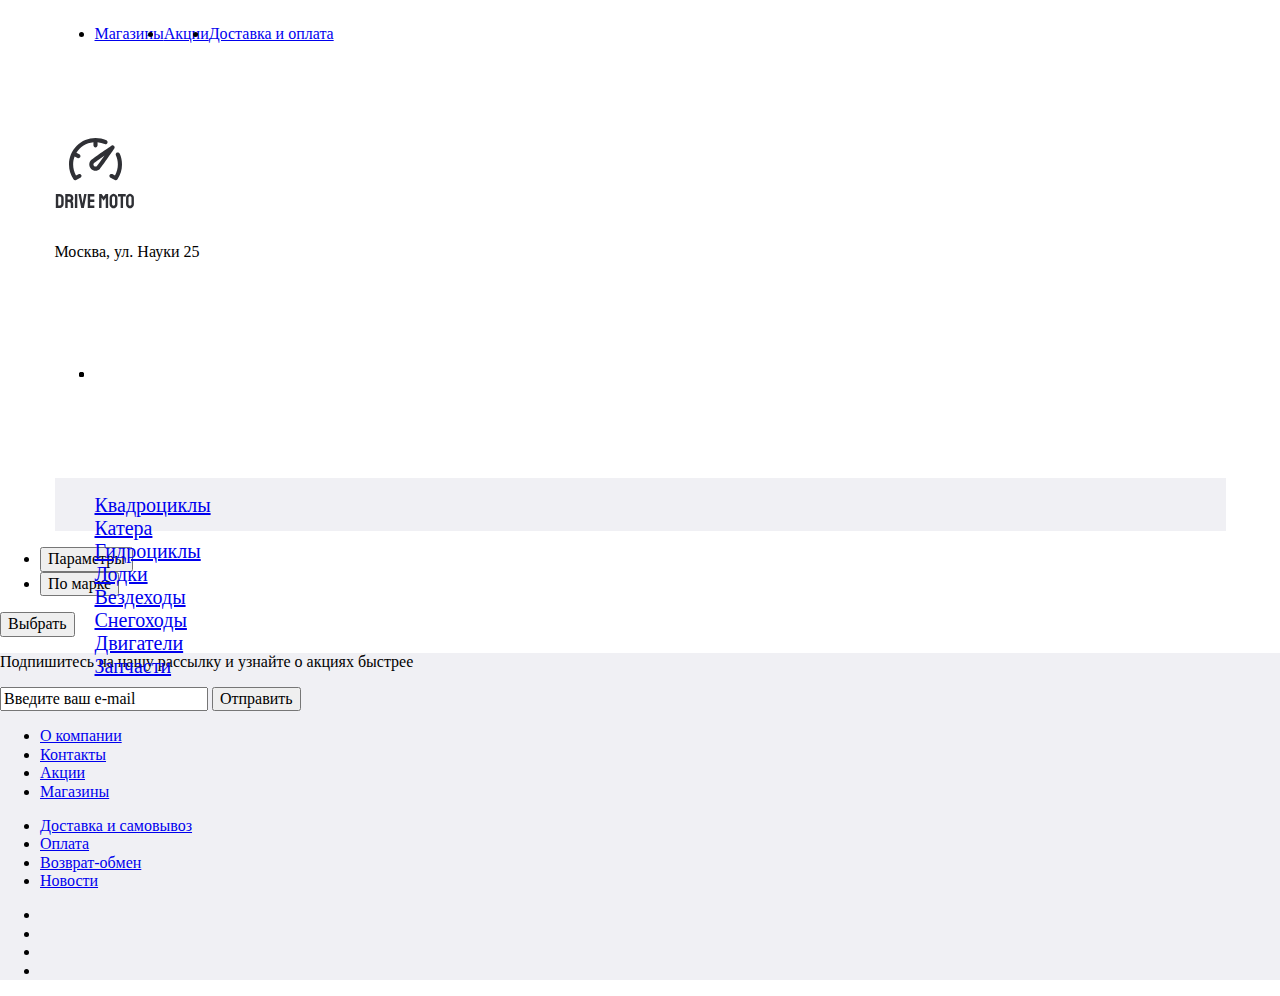
<file: catalog.html>
<!DOCTYPE html>
<html lang="ru">

<head>
    <meta charset="UTF-8">
    <meta http-equiv="X-UA-Compatible" content="IE=edge">
    <meta name="viewport" content="width=device-width, initial-scale=1.0">
    <link rel="stylesheet" href="normalize.css">
    <link rel="stylesheet" href="styles.css">
    <title>Document</title>
</head>

<header class="site-header">
    <ul class="store-info">
        <li class="info"><a href="#">Магазины</a></li>
        <li class="info"><a href="#">Акции</a></li>
        <li class="info"><a href="#">Доставка и оплата</a></li>
    </ul>

    <a href="#"><img src="image/logo.svg" width="80" height="76" alt="Drive moto" /></a>

    <p class="store-info">Москва, ул. Науки 25</p>

    <ul class="store-info">
        <li class="info">
            <a class="visually-hidden" href="#">Избранное</a>
        </li>
        <li class="info">
            <button class="visually-hidden">Авторизация</button>
        </li>
        <li class="info">
            <a class="visually-hidden" href="#">Корзина</a>
        </li>
    </ul>

    <nav class="menu-crumb">
        <ul>
            <li class="crumb"><a href="#">Квадроциклы</a></li>
            <li class="crumb"><a href="#">Катера</a></li>
            <li class="crumb"><a href="#">Гидроциклы</a></li>
            <li class="crumb"><a href="#">Лодки</a></li>
            <li class="crumb"><a href="#">Вездеходы</a></li>
            <li class="crumb"><a href="#">Снегоходы</a></li>
            <li class="crumb"><a href="#">Двигатели</a></li>
            <li class="crumb"><a href="#">Запчасти</a></li>
        </ul>
    </nav>
</header>

<aside class="site-aside">
    <form class="">
        <ul>
            <li><button>Параметры</button></li>
            <li><button>По марке</button></li>
        </ul>
        <button>Выбрать</button>

    </form>
</aside>

<body class="site-body">

</body>

<footer class="site-footer">
    <p>Подпишитесь на нашу рассылку и узнайте о акциях быстрее</p>
    <input type="text" value="Введите ваш e-mail" />
    <button>Отправить</button>

    <ul class="information">
        <li><a href="#">О компании</a></li>
        <li><a href="#">Контакты</a></li>
        <li><a href="#">Акции</a></li>
        <li><a href="#">Магазины</a></li>
    </ul>

    <ul class="web-store">
        <li><a href="#">Доставка и самовывоз</a></li>
        <li><a href="#">Оплата</a></li>
        <li><a href="#">Возврат-обмен</a></li>
        <li><a href="#">Новости</a></li>
    </ul>

    <ul class="messengers">
        <li><a class="visually-hidden" href="#">Инстаграмм</a></li>
        <li><a class="visually-hidden" href="#">ВКонтакте</a></li>
        <li><a class="visually-hidden" href="#">Фейсбук</a></li>
        <li><a class="visually-hidden" href="#">Ю-Туб</a></li>
    </ul>
</footer>

</html>
</file>
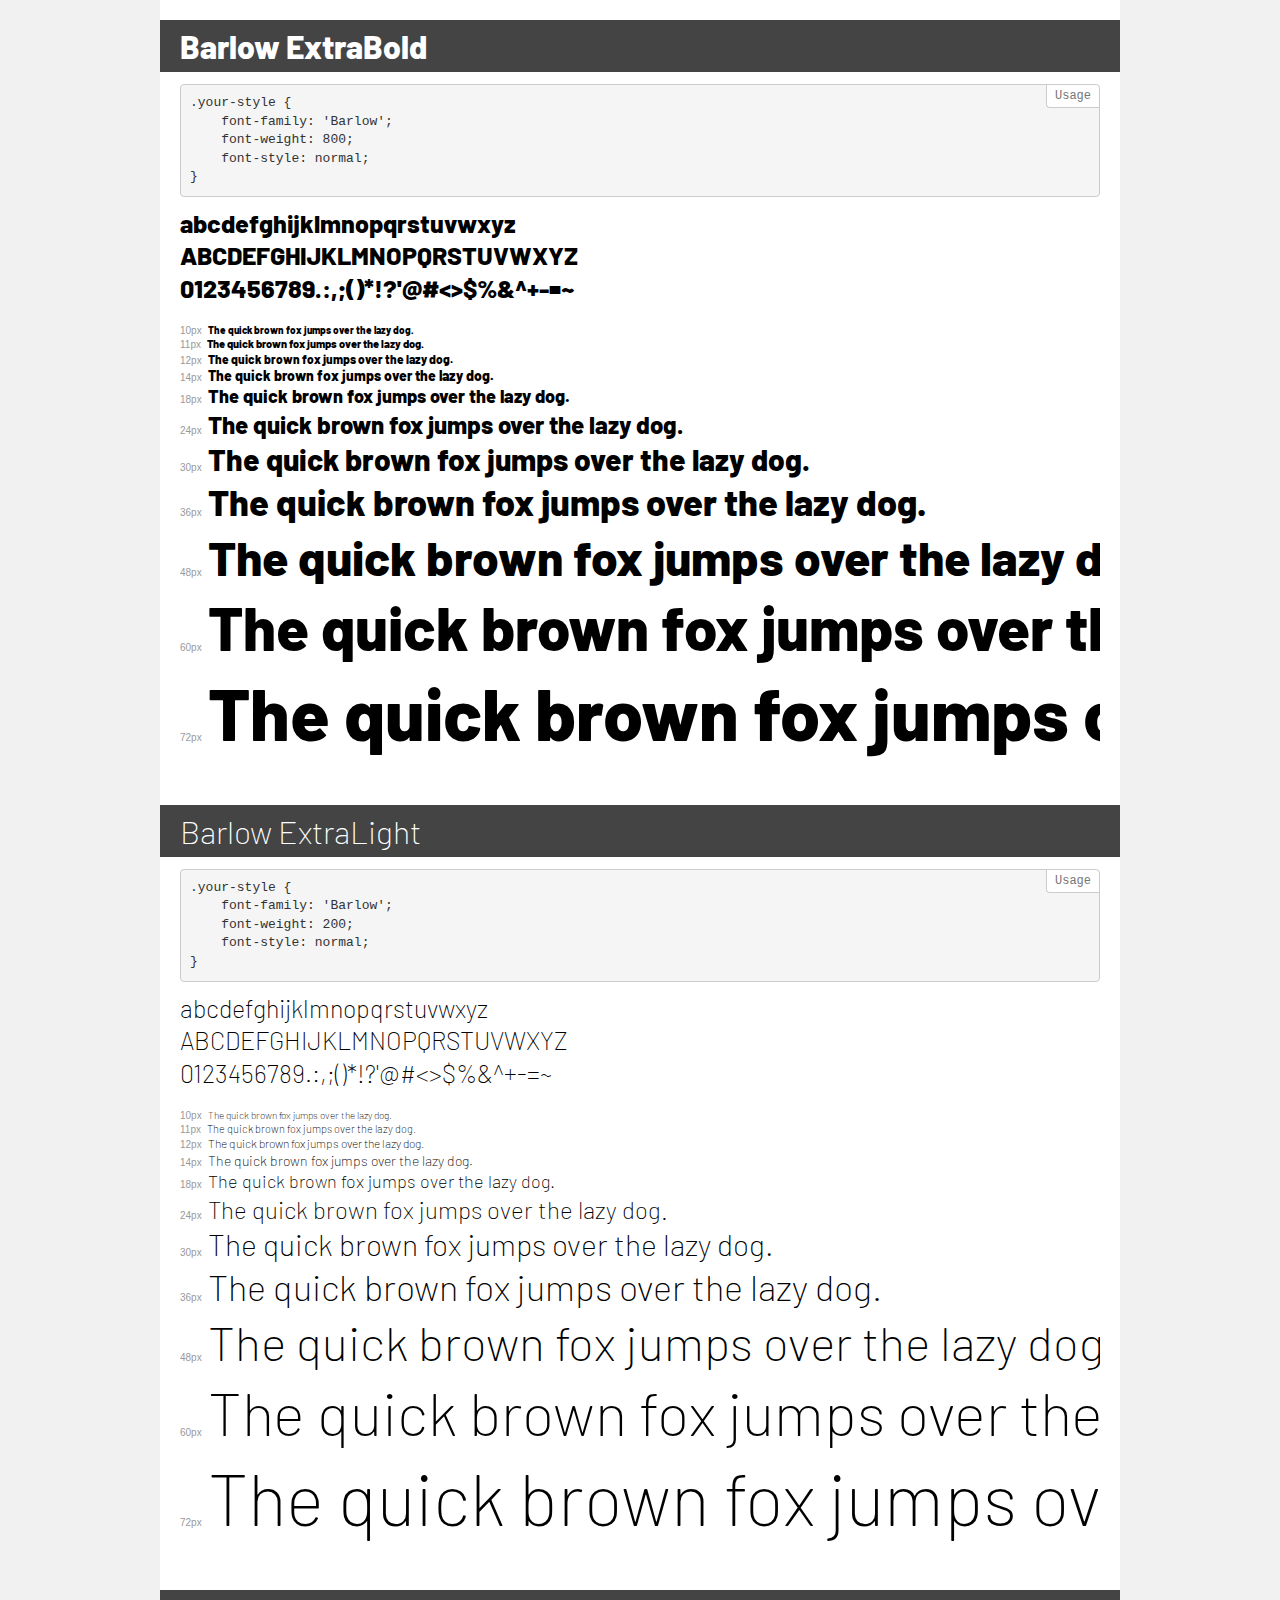
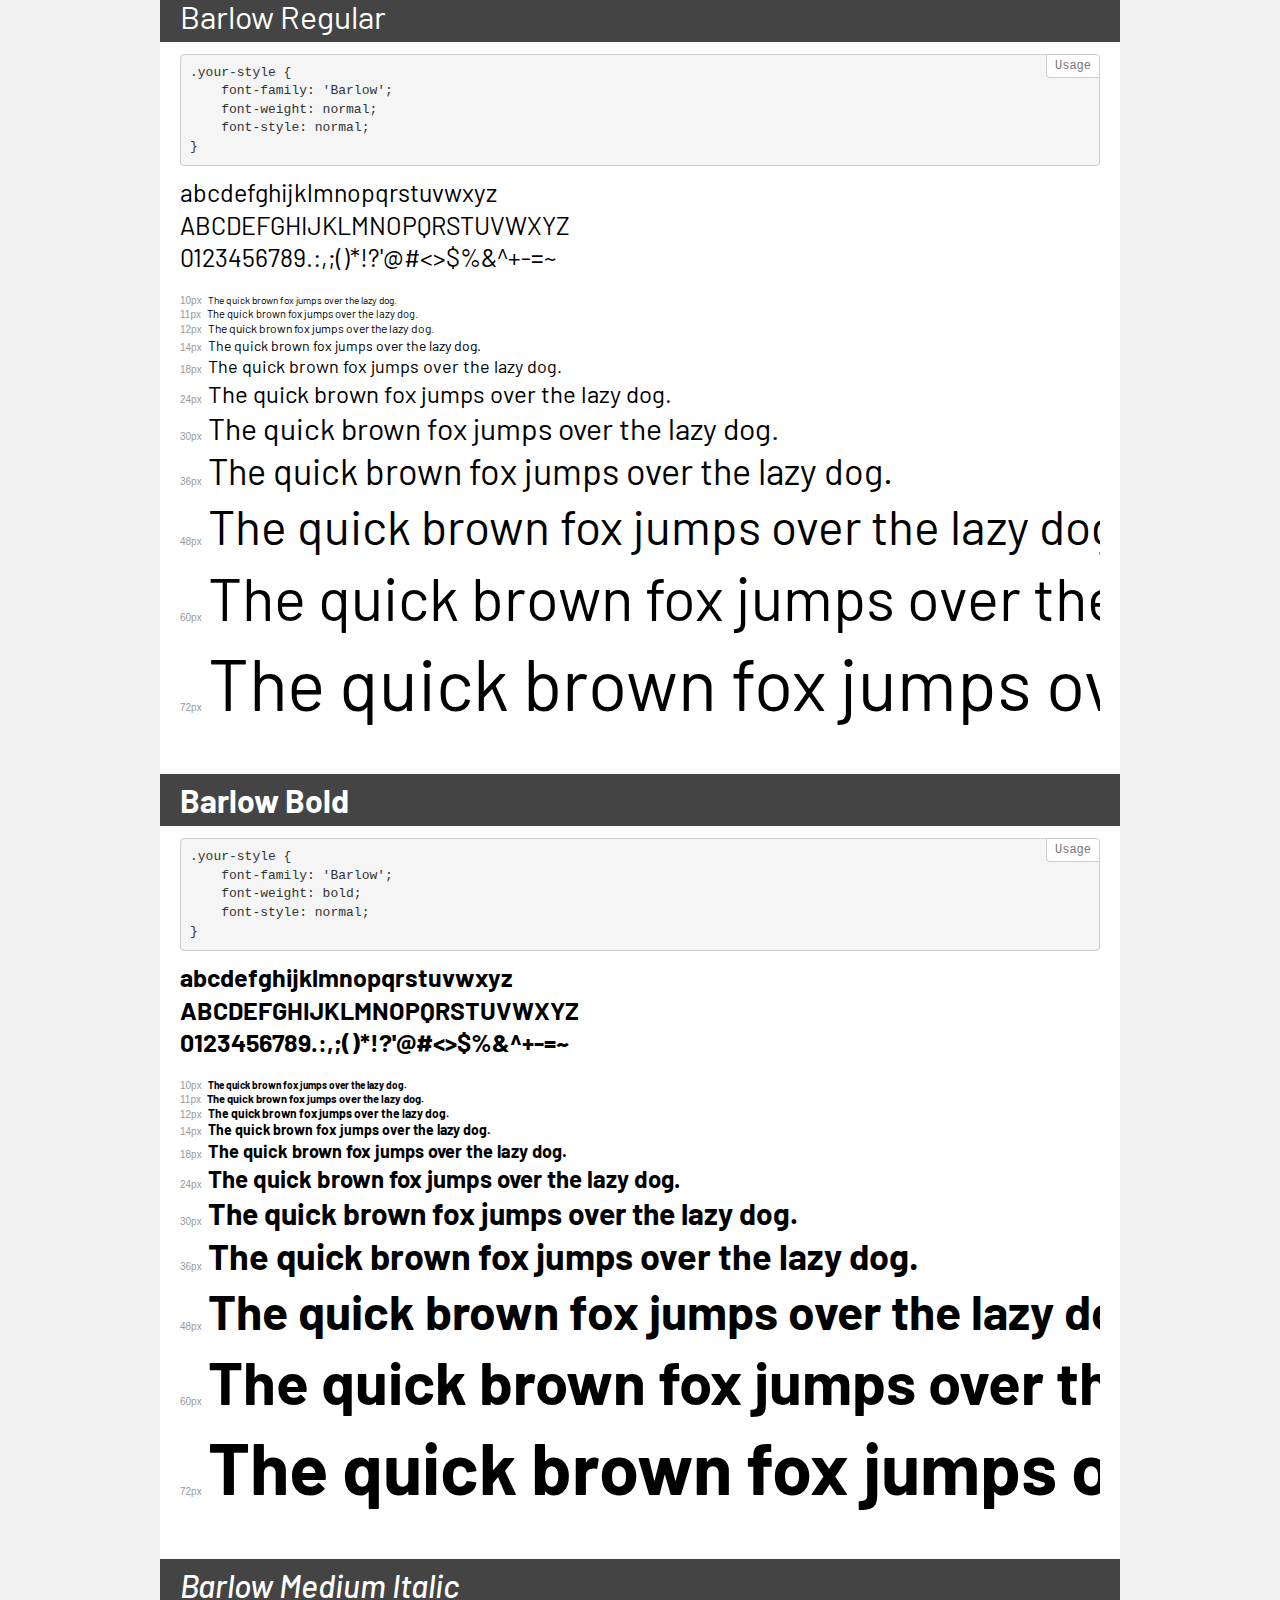
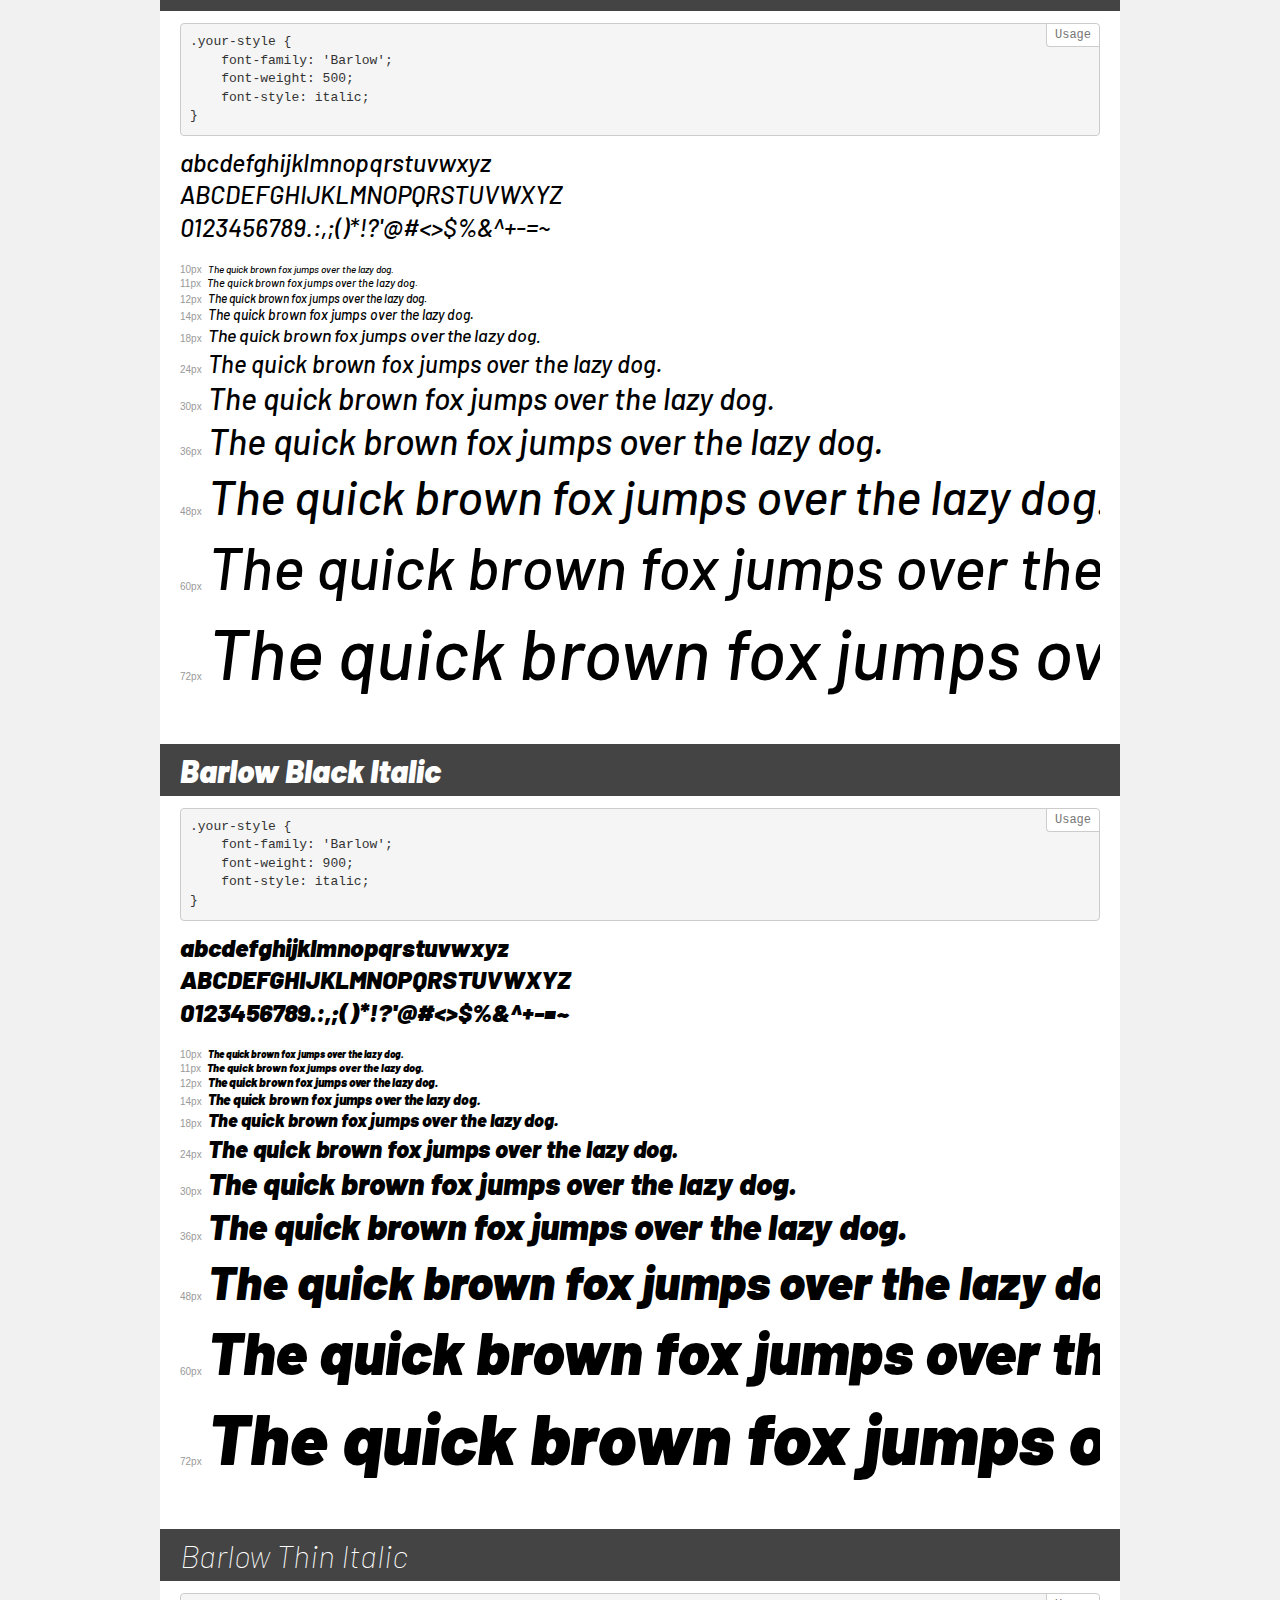
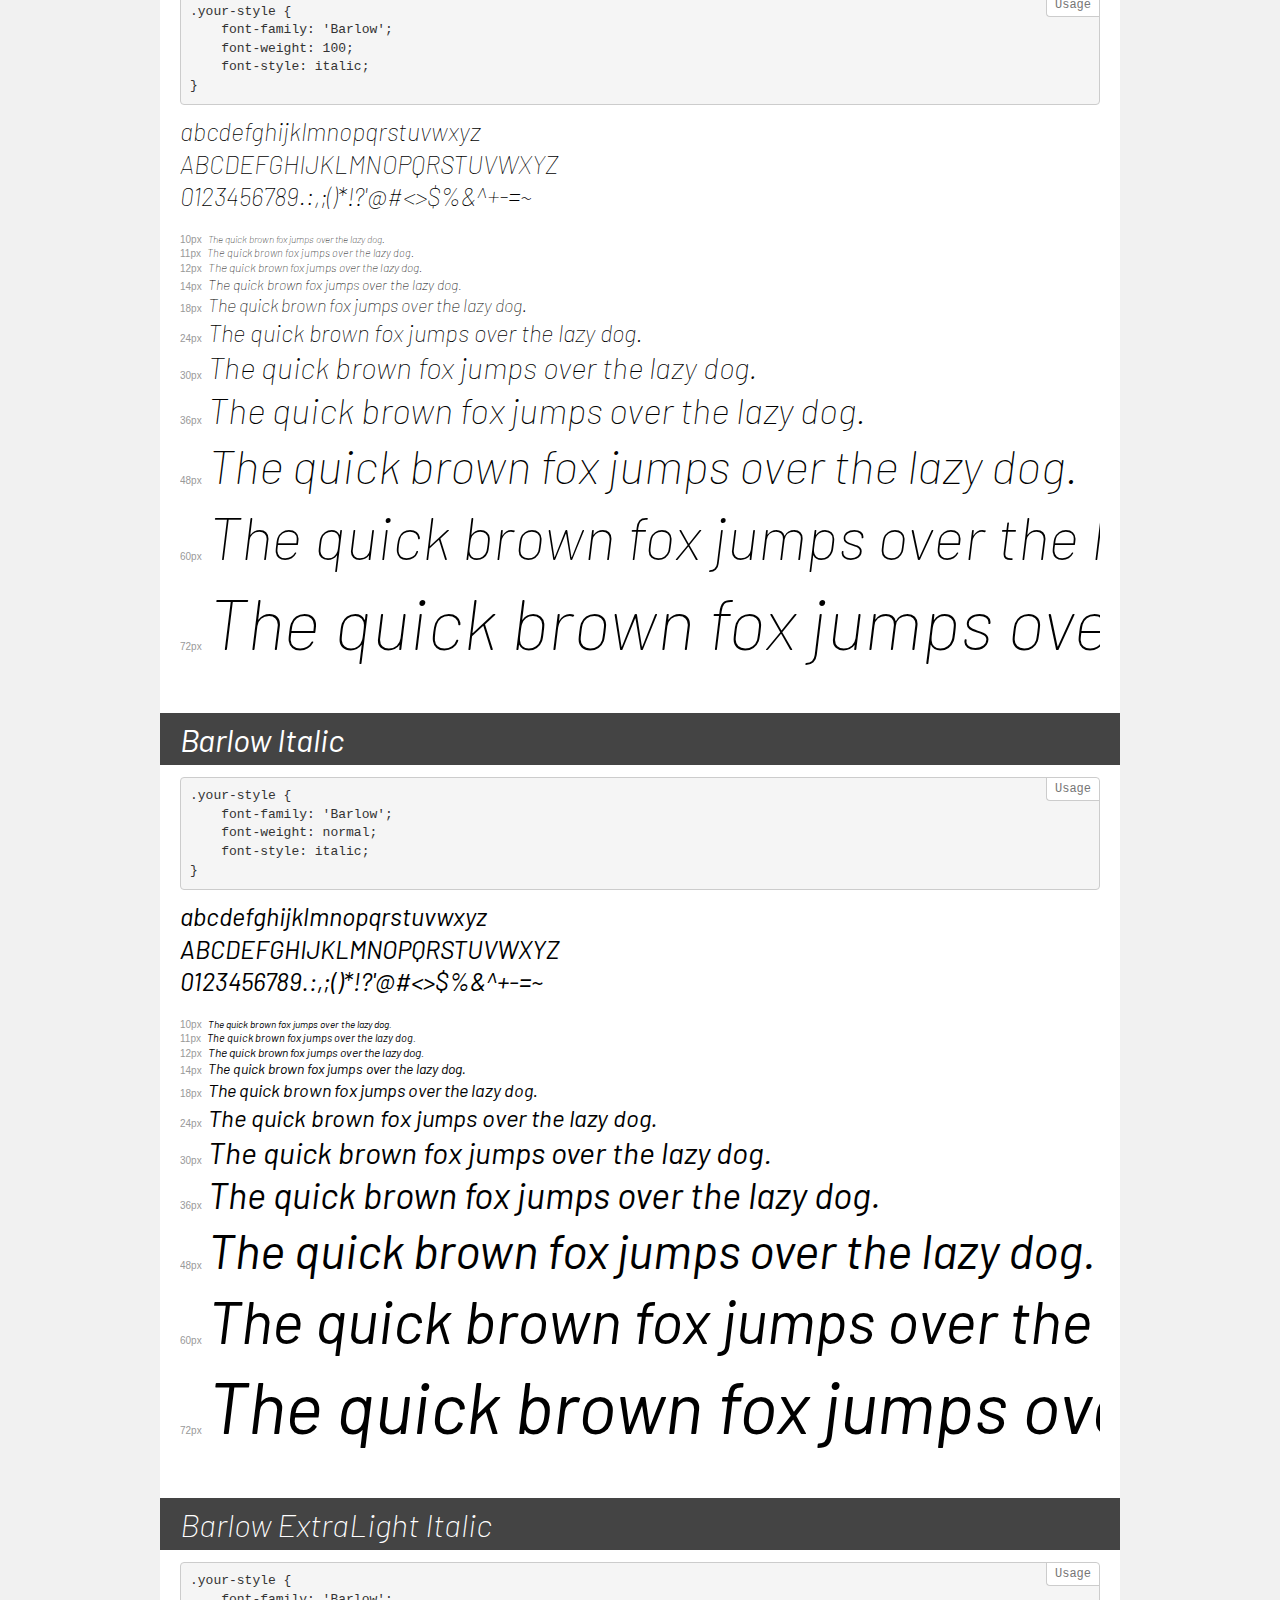
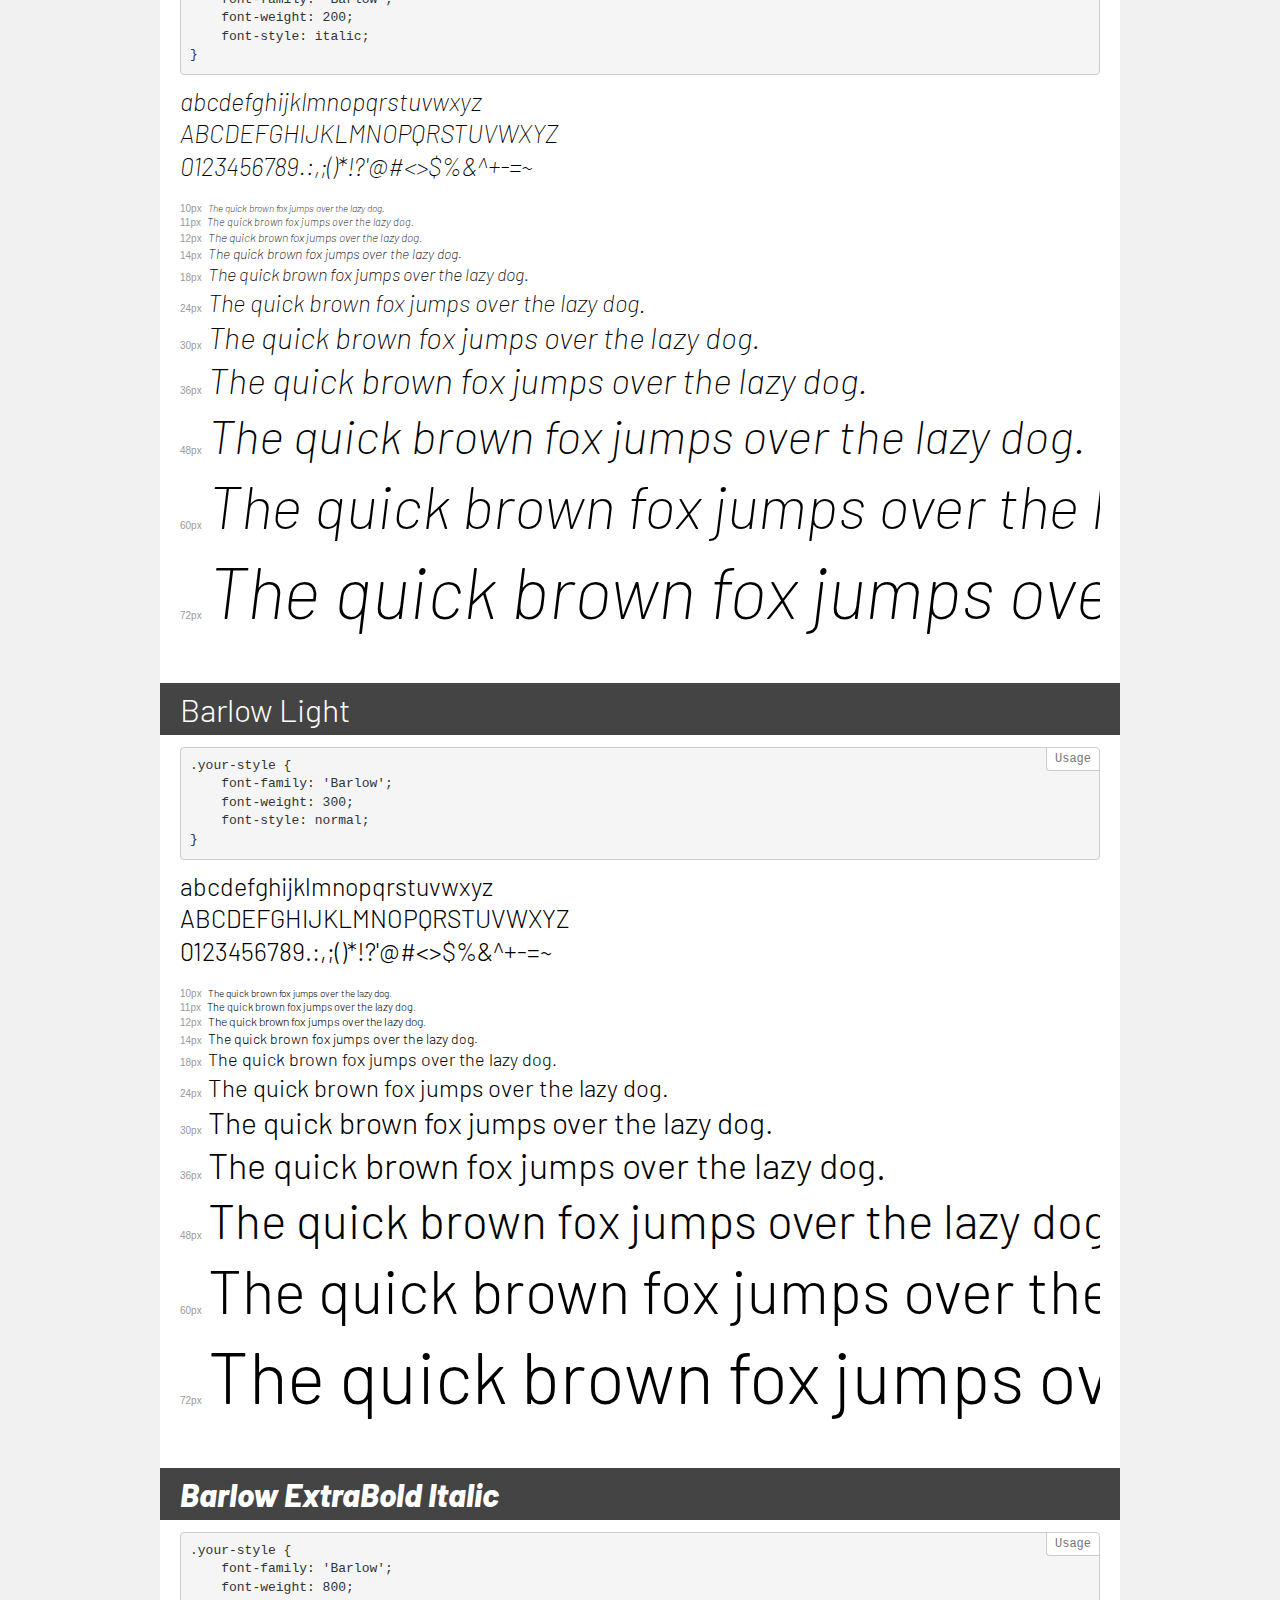
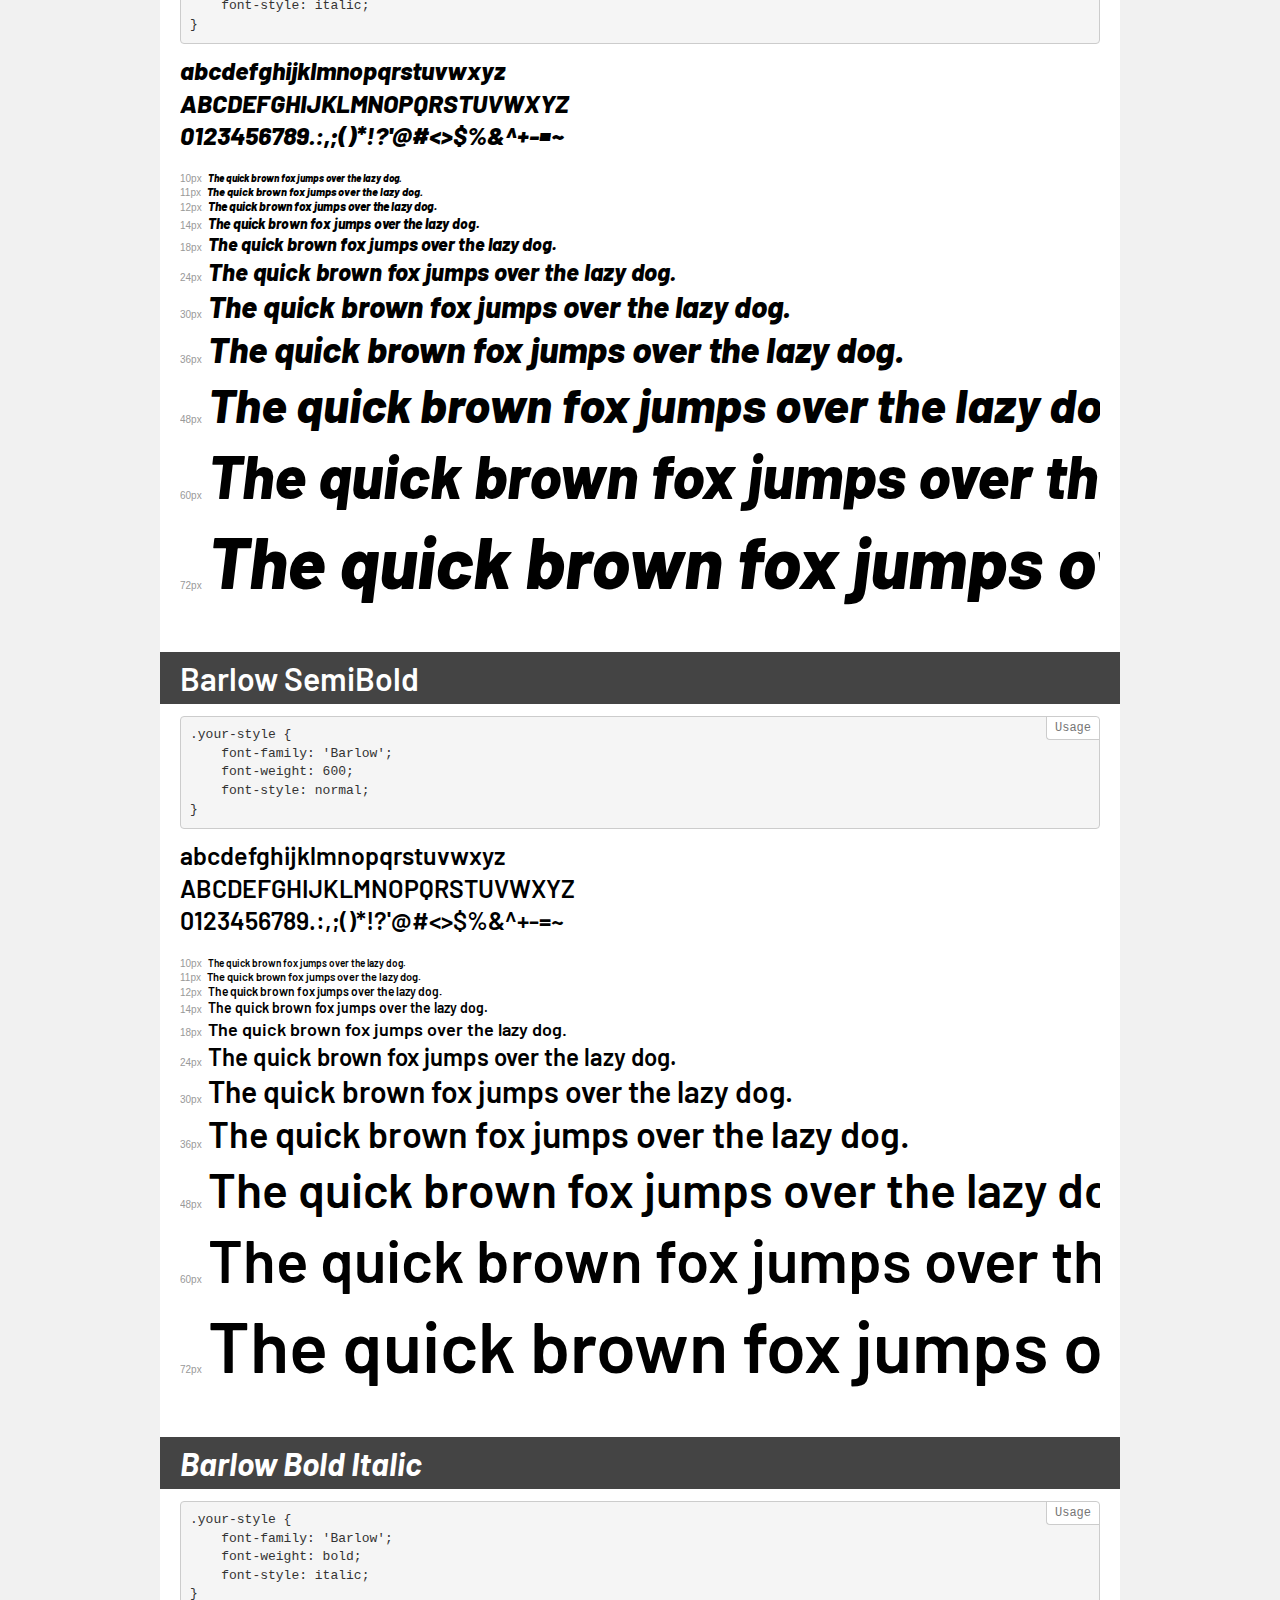
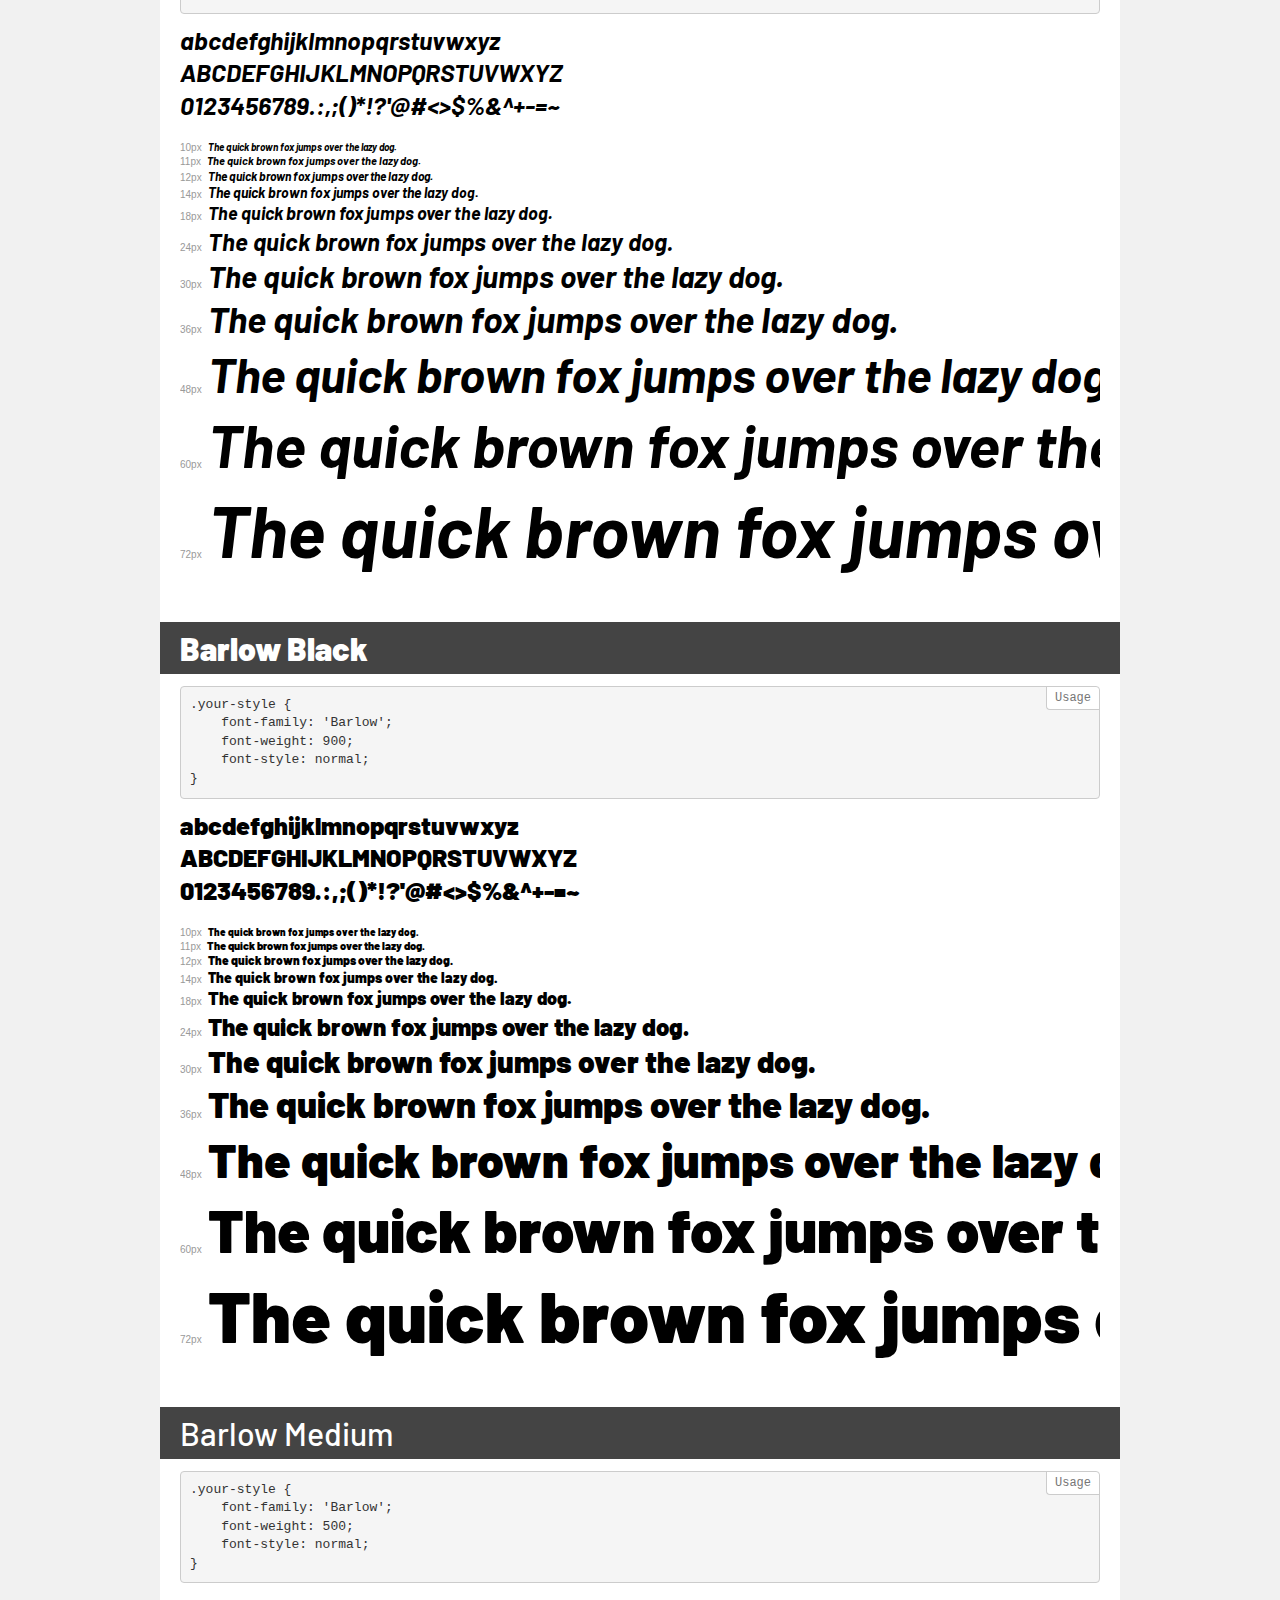
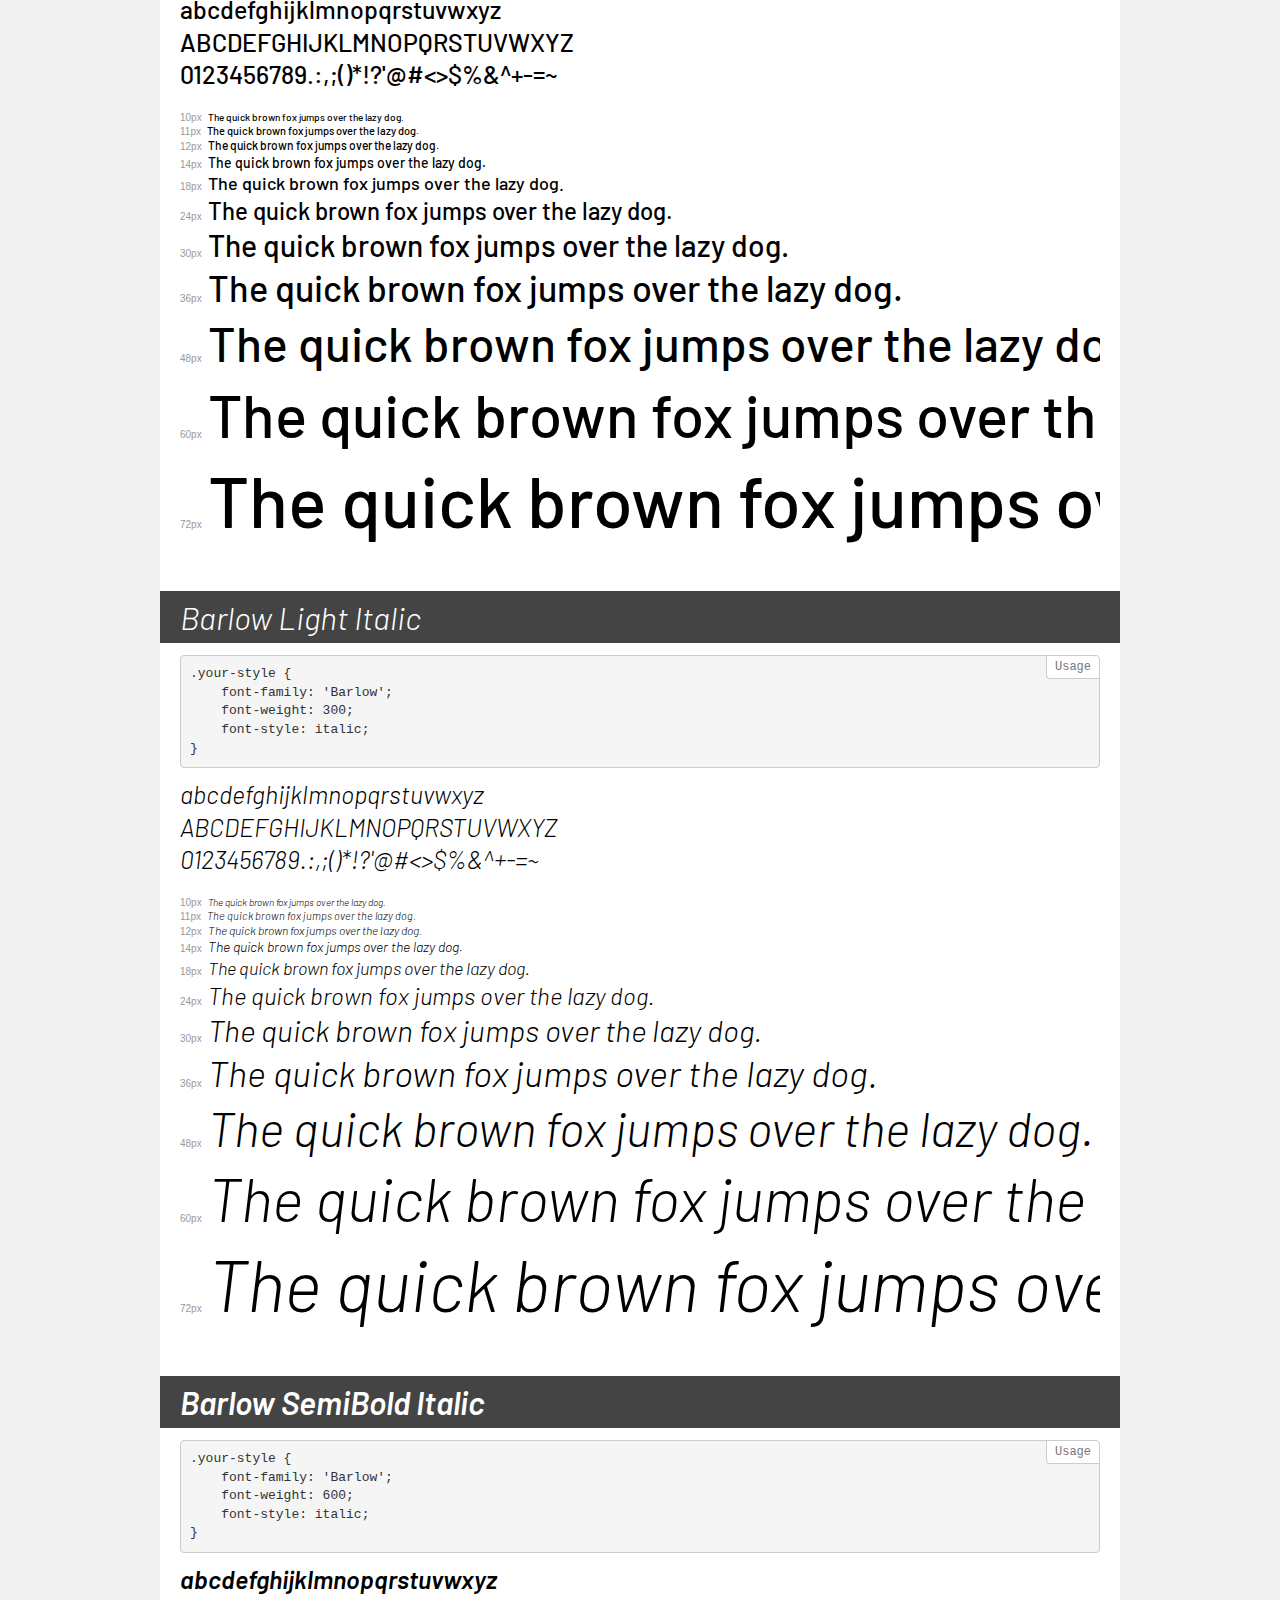
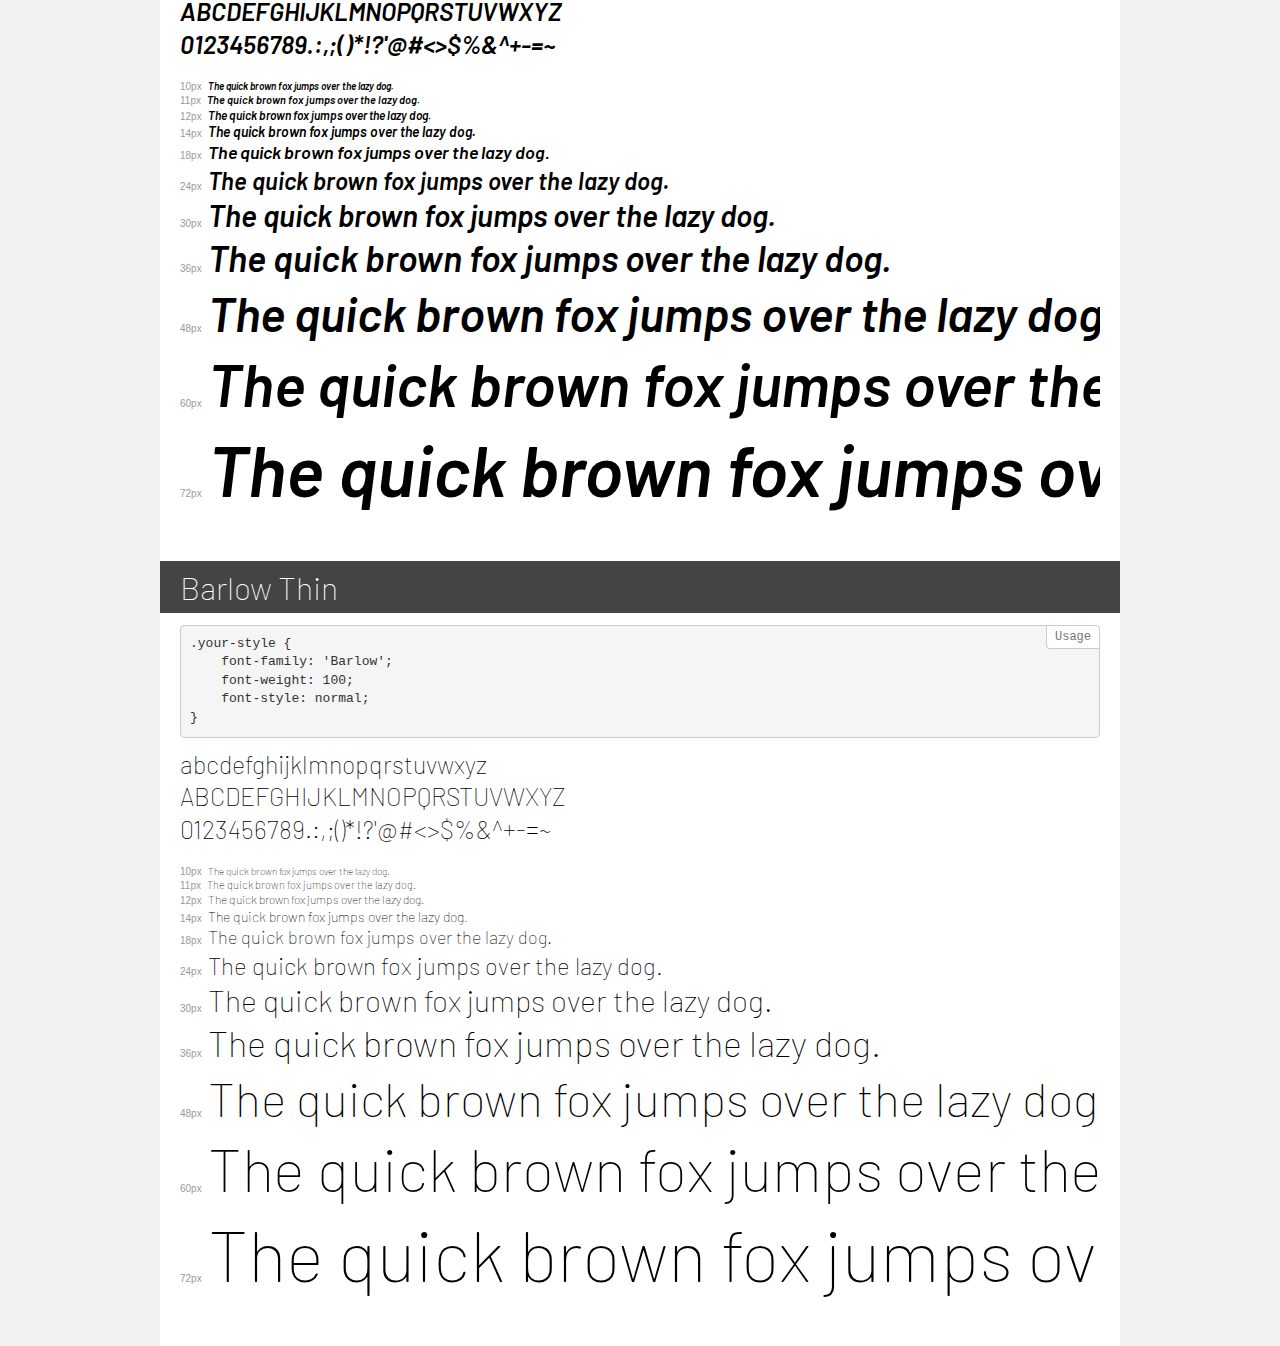
<file: fonts/barlow/demo.html>
<!DOCTYPE html>
<html>
<head>
    <meta charset="utf-8">
    <meta http-equiv="X-UA-Compatible" content="IE=edge">
    <meta name="viewport" content="width=device-width, initial-scale=1">
    <meta name="robots" content="noindex, noarchive">
    <meta name="format-detection" content="telephone=no">
    <title>Transfonter demo</title>
    <link href="stylesheet.css" rel="stylesheet">
    <style>
        /*
        http://meyerweb.com/eric/tools/css/reset/
        v2.0 | 20110126
        License: none (public domain)
        */
        html, body, div, span, applet, object, iframe,
        h1, h2, h3, h4, h5, h6, p, blockquote, pre,
        a, abbr, acronym, address, big, cite, code,
        del, dfn, em, img, ins, kbd, q, s, samp,
        small, strike, strong, sub, sup, tt, var,
        b, u, i, center,
        dl, dt, dd, ol, ul, li,
        fieldset, form, label, legend,
        table, caption, tbody, tfoot, thead, tr, th, td,
        article, aside, canvas, details, embed,
        figure, figcaption, footer, header, hgroup,
        menu, nav, output, ruby, section, summary,
        time, mark, audio, video {
            margin: 0;
            padding: 0;
            border: 0;
            font-size: 100%;
            font: inherit;
            vertical-align: baseline;
        }
        /* HTML5 display-role reset for older browsers */
        article, aside, details, figcaption, figure,
        footer, header, hgroup, menu, nav, section {
            display: block;
        }
        body {
            line-height: 1;
        }
        ol, ul {
            list-style: none;
        }
        blockquote, q {
            quotes: none;
        }
        blockquote:before, blockquote:after,
        q:before, q:after {
            content: '';
            content: none;
        }
        table {
            border-collapse: collapse;
            border-spacing: 0;
        }
        /* common styles */
        body {
            background: #f1f1f1;
            color: #000;
        }
        .page {
            background: #fff;
            width: 920px;
            margin: 0 auto;
            padding: 20px 20px 0 20px;
            overflow: hidden;
        }
        .font-container {
            overflow-x: auto;
            overflow-y: hidden;
            margin-bottom: 40px;
            line-height: 1.3;
            white-space: nowrap;
            padding-bottom: 5px;
        }
        h1 {
            position: relative;
            background: #444;
            font-size: 32px;
            color: #fff;
            padding: 10px 20px;
            margin: 0 -20px 12px -20px;
        }
        .letters {
            font-size: 25px;
            margin-bottom: 20px;
        }
        .s10:before {
            content: '10px';
        }
        .s11:before {
            content: '11px';
        }
        .s12:before {
            content: '12px';
        }
        .s14:before {
            content: '14px';
        }
        .s18:before {
            content: '18px';
        }
        .s24:before {
            content: '24px';
        }
        .s30:before {
            content: '30px';
        }
        .s36:before {
            content: '36px';
        }
        .s48:before {
            content: '48px';
        }
        .s60:before {
            content: '60px';
        }
        .s72:before {
            content: '72px';
        }
        .s10:before, .s11:before, .s12:before, .s14:before,
        .s18:before, .s24:before, .s30:before, .s36:before,
        .s48:before, .s60:before, .s72:before {
            font-family: Arial, sans-serif;
            font-size: 10px;
            font-weight: normal;
            font-style: normal;
            color: #999;
            padding-right: 6px;
        }
        pre {
            display: block;
            position: relative;
            padding: 9px;
            margin: 0 0 10px;
            font-family: Monaco, Menlo, Consolas, "Courier New", monospace !important;
            font-size: 13px;
            line-height: 1.428571429;
            color: #333;
            font-weight: normal !important;
            font-style: normal !important;
            background-color: #f5f5f5;
            border: 1px solid #ccc;
            overflow-x: auto;
            border-radius: 4px;
        }
        pre:after {
            display: block;
            position: absolute;
            right: 0;
            top: 0;
            content: 'Usage';
            line-height: 1;
            padding: 5px 8px;
            font-size: 12px;
            color: #767676;
            background-color: #fff;
            border: 1px solid #ccc;
            border-right: none;
            border-top: none;
            border-radius: 0 4px 0 4px;
            z-index: 10;
        }
        /* responsive */
        @media (max-width: 959px) {
            .page {
                width: auto;
                margin: 0;
            }
        }
    </style>
</head>
<body>
<div class="page">
    <div class="demo" style="font-family: 'Barlow'; font-weight: 800; font-style: normal;">
        <h1>Barlow ExtraBold</h1>
        <pre>.your-style {
    font-family: 'Barlow';
    font-weight: 800;
    font-style: normal;
}</pre>
        <div class="font-container">
            <p class="letters">
                abcdefghijklmnopqrstuvwxyz<br>
ABCDEFGHIJKLMNOPQRSTUVWXYZ<br>
                0123456789.:,;()*!?'@#<>$%&^+-=~
            </p>
            <p class="s10" style="font-size: 10px;">The quick brown fox jumps over the lazy dog.</p>
            <p class="s11" style="font-size: 11px;">The quick brown fox jumps over the lazy dog.</p>
            <p class="s12" style="font-size: 12px;">The quick brown fox jumps over the lazy dog.</p>
            <p class="s14" style="font-size: 14px;">The quick brown fox jumps over the lazy dog.</p>
            <p class="s18" style="font-size: 18px;">The quick brown fox jumps over the lazy dog.</p>
            <p class="s24" style="font-size: 24px;">The quick brown fox jumps over the lazy dog.</p>
            <p class="s30" style="font-size: 30px;">The quick brown fox jumps over the lazy dog.</p>
            <p class="s36" style="font-size: 36px;">The quick brown fox jumps over the lazy dog.</p>
            <p class="s48" style="font-size: 48px;">The quick brown fox jumps over the lazy dog.</p>
            <p class="s60" style="font-size: 60px;">The quick brown fox jumps over the lazy dog.</p>
            <p class="s72" style="font-size: 72px;">The quick brown fox jumps over the lazy dog.</p>
        </div>
    </div>
    <div class="demo" style="font-family: 'Barlow'; font-weight: 200; font-style: normal;">
        <h1>Barlow ExtraLight</h1>
        <pre>.your-style {
    font-family: 'Barlow';
    font-weight: 200;
    font-style: normal;
}</pre>
        <div class="font-container">
            <p class="letters">
                abcdefghijklmnopqrstuvwxyz<br>
ABCDEFGHIJKLMNOPQRSTUVWXYZ<br>
                0123456789.:,;()*!?'@#<>$%&^+-=~
            </p>
            <p class="s10" style="font-size: 10px;">The quick brown fox jumps over the lazy dog.</p>
            <p class="s11" style="font-size: 11px;">The quick brown fox jumps over the lazy dog.</p>
            <p class="s12" style="font-size: 12px;">The quick brown fox jumps over the lazy dog.</p>
            <p class="s14" style="font-size: 14px;">The quick brown fox jumps over the lazy dog.</p>
            <p class="s18" style="font-size: 18px;">The quick brown fox jumps over the lazy dog.</p>
            <p class="s24" style="font-size: 24px;">The quick brown fox jumps over the lazy dog.</p>
            <p class="s30" style="font-size: 30px;">The quick brown fox jumps over the lazy dog.</p>
            <p class="s36" style="font-size: 36px;">The quick brown fox jumps over the lazy dog.</p>
            <p class="s48" style="font-size: 48px;">The quick brown fox jumps over the lazy dog.</p>
            <p class="s60" style="font-size: 60px;">The quick brown fox jumps over the lazy dog.</p>
            <p class="s72" style="font-size: 72px;">The quick brown fox jumps over the lazy dog.</p>
        </div>
    </div>
    <div class="demo" style="font-family: 'Barlow'; font-weight: normal; font-style: normal;">
        <h1>Barlow Regular</h1>
        <pre>.your-style {
    font-family: 'Barlow';
    font-weight: normal;
    font-style: normal;
}</pre>
        <div class="font-container">
            <p class="letters">
                abcdefghijklmnopqrstuvwxyz<br>
ABCDEFGHIJKLMNOPQRSTUVWXYZ<br>
                0123456789.:,;()*!?'@#<>$%&^+-=~
            </p>
            <p class="s10" style="font-size: 10px;">The quick brown fox jumps over the lazy dog.</p>
            <p class="s11" style="font-size: 11px;">The quick brown fox jumps over the lazy dog.</p>
            <p class="s12" style="font-size: 12px;">The quick brown fox jumps over the lazy dog.</p>
            <p class="s14" style="font-size: 14px;">The quick brown fox jumps over the lazy dog.</p>
            <p class="s18" style="font-size: 18px;">The quick brown fox jumps over the lazy dog.</p>
            <p class="s24" style="font-size: 24px;">The quick brown fox jumps over the lazy dog.</p>
            <p class="s30" style="font-size: 30px;">The quick brown fox jumps over the lazy dog.</p>
            <p class="s36" style="font-size: 36px;">The quick brown fox jumps over the lazy dog.</p>
            <p class="s48" style="font-size: 48px;">The quick brown fox jumps over the lazy dog.</p>
            <p class="s60" style="font-size: 60px;">The quick brown fox jumps over the lazy dog.</p>
            <p class="s72" style="font-size: 72px;">The quick brown fox jumps over the lazy dog.</p>
        </div>
    </div>
    <div class="demo" style="font-family: 'Barlow'; font-weight: bold; font-style: normal;">
        <h1>Barlow Bold</h1>
        <pre>.your-style {
    font-family: 'Barlow';
    font-weight: bold;
    font-style: normal;
}</pre>
        <div class="font-container">
            <p class="letters">
                abcdefghijklmnopqrstuvwxyz<br>
ABCDEFGHIJKLMNOPQRSTUVWXYZ<br>
                0123456789.:,;()*!?'@#<>$%&^+-=~
            </p>
            <p class="s10" style="font-size: 10px;">The quick brown fox jumps over the lazy dog.</p>
            <p class="s11" style="font-size: 11px;">The quick brown fox jumps over the lazy dog.</p>
            <p class="s12" style="font-size: 12px;">The quick brown fox jumps over the lazy dog.</p>
            <p class="s14" style="font-size: 14px;">The quick brown fox jumps over the lazy dog.</p>
            <p class="s18" style="font-size: 18px;">The quick brown fox jumps over the lazy dog.</p>
            <p class="s24" style="font-size: 24px;">The quick brown fox jumps over the lazy dog.</p>
            <p class="s30" style="font-size: 30px;">The quick brown fox jumps over the lazy dog.</p>
            <p class="s36" style="font-size: 36px;">The quick brown fox jumps over the lazy dog.</p>
            <p class="s48" style="font-size: 48px;">The quick brown fox jumps over the lazy dog.</p>
            <p class="s60" style="font-size: 60px;">The quick brown fox jumps over the lazy dog.</p>
            <p class="s72" style="font-size: 72px;">The quick brown fox jumps over the lazy dog.</p>
        </div>
    </div>
    <div class="demo" style="font-family: 'Barlow'; font-weight: 500; font-style: italic;">
        <h1>Barlow Medium Italic</h1>
        <pre>.your-style {
    font-family: 'Barlow';
    font-weight: 500;
    font-style: italic;
}</pre>
        <div class="font-container">
            <p class="letters">
                abcdefghijklmnopqrstuvwxyz<br>
ABCDEFGHIJKLMNOPQRSTUVWXYZ<br>
                0123456789.:,;()*!?'@#<>$%&^+-=~
            </p>
            <p class="s10" style="font-size: 10px;">The quick brown fox jumps over the lazy dog.</p>
            <p class="s11" style="font-size: 11px;">The quick brown fox jumps over the lazy dog.</p>
            <p class="s12" style="font-size: 12px;">The quick brown fox jumps over the lazy dog.</p>
            <p class="s14" style="font-size: 14px;">The quick brown fox jumps over the lazy dog.</p>
            <p class="s18" style="font-size: 18px;">The quick brown fox jumps over the lazy dog.</p>
            <p class="s24" style="font-size: 24px;">The quick brown fox jumps over the lazy dog.</p>
            <p class="s30" style="font-size: 30px;">The quick brown fox jumps over the lazy dog.</p>
            <p class="s36" style="font-size: 36px;">The quick brown fox jumps over the lazy dog.</p>
            <p class="s48" style="font-size: 48px;">The quick brown fox jumps over the lazy dog.</p>
            <p class="s60" style="font-size: 60px;">The quick brown fox jumps over the lazy dog.</p>
            <p class="s72" style="font-size: 72px;">The quick brown fox jumps over the lazy dog.</p>
        </div>
    </div>
    <div class="demo" style="font-family: 'Barlow'; font-weight: 900; font-style: italic;">
        <h1>Barlow Black Italic</h1>
        <pre>.your-style {
    font-family: 'Barlow';
    font-weight: 900;
    font-style: italic;
}</pre>
        <div class="font-container">
            <p class="letters">
                abcdefghijklmnopqrstuvwxyz<br>
ABCDEFGHIJKLMNOPQRSTUVWXYZ<br>
                0123456789.:,;()*!?'@#<>$%&^+-=~
            </p>
            <p class="s10" style="font-size: 10px;">The quick brown fox jumps over the lazy dog.</p>
            <p class="s11" style="font-size: 11px;">The quick brown fox jumps over the lazy dog.</p>
            <p class="s12" style="font-size: 12px;">The quick brown fox jumps over the lazy dog.</p>
            <p class="s14" style="font-size: 14px;">The quick brown fox jumps over the lazy dog.</p>
            <p class="s18" style="font-size: 18px;">The quick brown fox jumps over the lazy dog.</p>
            <p class="s24" style="font-size: 24px;">The quick brown fox jumps over the lazy dog.</p>
            <p class="s30" style="font-size: 30px;">The quick brown fox jumps over the lazy dog.</p>
            <p class="s36" style="font-size: 36px;">The quick brown fox jumps over the lazy dog.</p>
            <p class="s48" style="font-size: 48px;">The quick brown fox jumps over the lazy dog.</p>
            <p class="s60" style="font-size: 60px;">The quick brown fox jumps over the lazy dog.</p>
            <p class="s72" style="font-size: 72px;">The quick brown fox jumps over the lazy dog.</p>
        </div>
    </div>
    <div class="demo" style="font-family: 'Barlow'; font-weight: 100; font-style: italic;">
        <h1>Barlow Thin Italic</h1>
        <pre>.your-style {
    font-family: 'Barlow';
    font-weight: 100;
    font-style: italic;
}</pre>
        <div class="font-container">
            <p class="letters">
                abcdefghijklmnopqrstuvwxyz<br>
ABCDEFGHIJKLMNOPQRSTUVWXYZ<br>
                0123456789.:,;()*!?'@#<>$%&^+-=~
            </p>
            <p class="s10" style="font-size: 10px;">The quick brown fox jumps over the lazy dog.</p>
            <p class="s11" style="font-size: 11px;">The quick brown fox jumps over the lazy dog.</p>
            <p class="s12" style="font-size: 12px;">The quick brown fox jumps over the lazy dog.</p>
            <p class="s14" style="font-size: 14px;">The quick brown fox jumps over the lazy dog.</p>
            <p class="s18" style="font-size: 18px;">The quick brown fox jumps over the lazy dog.</p>
            <p class="s24" style="font-size: 24px;">The quick brown fox jumps over the lazy dog.</p>
            <p class="s30" style="font-size: 30px;">The quick brown fox jumps over the lazy dog.</p>
            <p class="s36" style="font-size: 36px;">The quick brown fox jumps over the lazy dog.</p>
            <p class="s48" style="font-size: 48px;">The quick brown fox jumps over the lazy dog.</p>
            <p class="s60" style="font-size: 60px;">The quick brown fox jumps over the lazy dog.</p>
            <p class="s72" style="font-size: 72px;">The quick brown fox jumps over the lazy dog.</p>
        </div>
    </div>
    <div class="demo" style="font-family: 'Barlow'; font-weight: normal; font-style: italic;">
        <h1>Barlow Italic</h1>
        <pre>.your-style {
    font-family: 'Barlow';
    font-weight: normal;
    font-style: italic;
}</pre>
        <div class="font-container">
            <p class="letters">
                abcdefghijklmnopqrstuvwxyz<br>
ABCDEFGHIJKLMNOPQRSTUVWXYZ<br>
                0123456789.:,;()*!?'@#<>$%&^+-=~
            </p>
            <p class="s10" style="font-size: 10px;">The quick brown fox jumps over the lazy dog.</p>
            <p class="s11" style="font-size: 11px;">The quick brown fox jumps over the lazy dog.</p>
            <p class="s12" style="font-size: 12px;">The quick brown fox jumps over the lazy dog.</p>
            <p class="s14" style="font-size: 14px;">The quick brown fox jumps over the lazy dog.</p>
            <p class="s18" style="font-size: 18px;">The quick brown fox jumps over the lazy dog.</p>
            <p class="s24" style="font-size: 24px;">The quick brown fox jumps over the lazy dog.</p>
            <p class="s30" style="font-size: 30px;">The quick brown fox jumps over the lazy dog.</p>
            <p class="s36" style="font-size: 36px;">The quick brown fox jumps over the lazy dog.</p>
            <p class="s48" style="font-size: 48px;">The quick brown fox jumps over the lazy dog.</p>
            <p class="s60" style="font-size: 60px;">The quick brown fox jumps over the lazy dog.</p>
            <p class="s72" style="font-size: 72px;">The quick brown fox jumps over the lazy dog.</p>
        </div>
    </div>
    <div class="demo" style="font-family: 'Barlow'; font-weight: 200; font-style: italic;">
        <h1>Barlow ExtraLight Italic</h1>
        <pre>.your-style {
    font-family: 'Barlow';
    font-weight: 200;
    font-style: italic;
}</pre>
        <div class="font-container">
            <p class="letters">
                abcdefghijklmnopqrstuvwxyz<br>
ABCDEFGHIJKLMNOPQRSTUVWXYZ<br>
                0123456789.:,;()*!?'@#<>$%&^+-=~
            </p>
            <p class="s10" style="font-size: 10px;">The quick brown fox jumps over the lazy dog.</p>
            <p class="s11" style="font-size: 11px;">The quick brown fox jumps over the lazy dog.</p>
            <p class="s12" style="font-size: 12px;">The quick brown fox jumps over the lazy dog.</p>
            <p class="s14" style="font-size: 14px;">The quick brown fox jumps over the lazy dog.</p>
            <p class="s18" style="font-size: 18px;">The quick brown fox jumps over the lazy dog.</p>
            <p class="s24" style="font-size: 24px;">The quick brown fox jumps over the lazy dog.</p>
            <p class="s30" style="font-size: 30px;">The quick brown fox jumps over the lazy dog.</p>
            <p class="s36" style="font-size: 36px;">The quick brown fox jumps over the lazy dog.</p>
            <p class="s48" style="font-size: 48px;">The quick brown fox jumps over the lazy dog.</p>
            <p class="s60" style="font-size: 60px;">The quick brown fox jumps over the lazy dog.</p>
            <p class="s72" style="font-size: 72px;">The quick brown fox jumps over the lazy dog.</p>
        </div>
    </div>
    <div class="demo" style="font-family: 'Barlow'; font-weight: 300; font-style: normal;">
        <h1>Barlow Light</h1>
        <pre>.your-style {
    font-family: 'Barlow';
    font-weight: 300;
    font-style: normal;
}</pre>
        <div class="font-container">
            <p class="letters">
                abcdefghijklmnopqrstuvwxyz<br>
ABCDEFGHIJKLMNOPQRSTUVWXYZ<br>
                0123456789.:,;()*!?'@#<>$%&^+-=~
            </p>
            <p class="s10" style="font-size: 10px;">The quick brown fox jumps over the lazy dog.</p>
            <p class="s11" style="font-size: 11px;">The quick brown fox jumps over the lazy dog.</p>
            <p class="s12" style="font-size: 12px;">The quick brown fox jumps over the lazy dog.</p>
            <p class="s14" style="font-size: 14px;">The quick brown fox jumps over the lazy dog.</p>
            <p class="s18" style="font-size: 18px;">The quick brown fox jumps over the lazy dog.</p>
            <p class="s24" style="font-size: 24px;">The quick brown fox jumps over the lazy dog.</p>
            <p class="s30" style="font-size: 30px;">The quick brown fox jumps over the lazy dog.</p>
            <p class="s36" style="font-size: 36px;">The quick brown fox jumps over the lazy dog.</p>
            <p class="s48" style="font-size: 48px;">The quick brown fox jumps over the lazy dog.</p>
            <p class="s60" style="font-size: 60px;">The quick brown fox jumps over the lazy dog.</p>
            <p class="s72" style="font-size: 72px;">The quick brown fox jumps over the lazy dog.</p>
        </div>
    </div>
    <div class="demo" style="font-family: 'Barlow'; font-weight: 800; font-style: italic;">
        <h1>Barlow ExtraBold Italic</h1>
        <pre>.your-style {
    font-family: 'Barlow';
    font-weight: 800;
    font-style: italic;
}</pre>
        <div class="font-container">
            <p class="letters">
                abcdefghijklmnopqrstuvwxyz<br>
ABCDEFGHIJKLMNOPQRSTUVWXYZ<br>
                0123456789.:,;()*!?'@#<>$%&^+-=~
            </p>
            <p class="s10" style="font-size: 10px;">The quick brown fox jumps over the lazy dog.</p>
            <p class="s11" style="font-size: 11px;">The quick brown fox jumps over the lazy dog.</p>
            <p class="s12" style="font-size: 12px;">The quick brown fox jumps over the lazy dog.</p>
            <p class="s14" style="font-size: 14px;">The quick brown fox jumps over the lazy dog.</p>
            <p class="s18" style="font-size: 18px;">The quick brown fox jumps over the lazy dog.</p>
            <p class="s24" style="font-size: 24px;">The quick brown fox jumps over the lazy dog.</p>
            <p class="s30" style="font-size: 30px;">The quick brown fox jumps over the lazy dog.</p>
            <p class="s36" style="font-size: 36px;">The quick brown fox jumps over the lazy dog.</p>
            <p class="s48" style="font-size: 48px;">The quick brown fox jumps over the lazy dog.</p>
            <p class="s60" style="font-size: 60px;">The quick brown fox jumps over the lazy dog.</p>
            <p class="s72" style="font-size: 72px;">The quick brown fox jumps over the lazy dog.</p>
        </div>
    </div>
    <div class="demo" style="font-family: 'Barlow'; font-weight: 600; font-style: normal;">
        <h1>Barlow SemiBold</h1>
        <pre>.your-style {
    font-family: 'Barlow';
    font-weight: 600;
    font-style: normal;
}</pre>
        <div class="font-container">
            <p class="letters">
                abcdefghijklmnopqrstuvwxyz<br>
ABCDEFGHIJKLMNOPQRSTUVWXYZ<br>
                0123456789.:,;()*!?'@#<>$%&^+-=~
            </p>
            <p class="s10" style="font-size: 10px;">The quick brown fox jumps over the lazy dog.</p>
            <p class="s11" style="font-size: 11px;">The quick brown fox jumps over the lazy dog.</p>
            <p class="s12" style="font-size: 12px;">The quick brown fox jumps over the lazy dog.</p>
            <p class="s14" style="font-size: 14px;">The quick brown fox jumps over the lazy dog.</p>
            <p class="s18" style="font-size: 18px;">The quick brown fox jumps over the lazy dog.</p>
            <p class="s24" style="font-size: 24px;">The quick brown fox jumps over the lazy dog.</p>
            <p class="s30" style="font-size: 30px;">The quick brown fox jumps over the lazy dog.</p>
            <p class="s36" style="font-size: 36px;">The quick brown fox jumps over the lazy dog.</p>
            <p class="s48" style="font-size: 48px;">The quick brown fox jumps over the lazy dog.</p>
            <p class="s60" style="font-size: 60px;">The quick brown fox jumps over the lazy dog.</p>
            <p class="s72" style="font-size: 72px;">The quick brown fox jumps over the lazy dog.</p>
        </div>
    </div>
    <div class="demo" style="font-family: 'Barlow'; font-weight: bold; font-style: italic;">
        <h1>Barlow Bold Italic</h1>
        <pre>.your-style {
    font-family: 'Barlow';
    font-weight: bold;
    font-style: italic;
}</pre>
        <div class="font-container">
            <p class="letters">
                abcdefghijklmnopqrstuvwxyz<br>
ABCDEFGHIJKLMNOPQRSTUVWXYZ<br>
                0123456789.:,;()*!?'@#<>$%&^+-=~
            </p>
            <p class="s10" style="font-size: 10px;">The quick brown fox jumps over the lazy dog.</p>
            <p class="s11" style="font-size: 11px;">The quick brown fox jumps over the lazy dog.</p>
            <p class="s12" style="font-size: 12px;">The quick brown fox jumps over the lazy dog.</p>
            <p class="s14" style="font-size: 14px;">The quick brown fox jumps over the lazy dog.</p>
            <p class="s18" style="font-size: 18px;">The quick brown fox jumps over the lazy dog.</p>
            <p class="s24" style="font-size: 24px;">The quick brown fox jumps over the lazy dog.</p>
            <p class="s30" style="font-size: 30px;">The quick brown fox jumps over the lazy dog.</p>
            <p class="s36" style="font-size: 36px;">The quick brown fox jumps over the lazy dog.</p>
            <p class="s48" style="font-size: 48px;">The quick brown fox jumps over the lazy dog.</p>
            <p class="s60" style="font-size: 60px;">The quick brown fox jumps over the lazy dog.</p>
            <p class="s72" style="font-size: 72px;">The quick brown fox jumps over the lazy dog.</p>
        </div>
    </div>
    <div class="demo" style="font-family: 'Barlow'; font-weight: 900; font-style: normal;">
        <h1>Barlow Black</h1>
        <pre>.your-style {
    font-family: 'Barlow';
    font-weight: 900;
    font-style: normal;
}</pre>
        <div class="font-container">
            <p class="letters">
                abcdefghijklmnopqrstuvwxyz<br>
ABCDEFGHIJKLMNOPQRSTUVWXYZ<br>
                0123456789.:,;()*!?'@#<>$%&^+-=~
            </p>
            <p class="s10" style="font-size: 10px;">The quick brown fox jumps over the lazy dog.</p>
            <p class="s11" style="font-size: 11px;">The quick brown fox jumps over the lazy dog.</p>
            <p class="s12" style="font-size: 12px;">The quick brown fox jumps over the lazy dog.</p>
            <p class="s14" style="font-size: 14px;">The quick brown fox jumps over the lazy dog.</p>
            <p class="s18" style="font-size: 18px;">The quick brown fox jumps over the lazy dog.</p>
            <p class="s24" style="font-size: 24px;">The quick brown fox jumps over the lazy dog.</p>
            <p class="s30" style="font-size: 30px;">The quick brown fox jumps over the lazy dog.</p>
            <p class="s36" style="font-size: 36px;">The quick brown fox jumps over the lazy dog.</p>
            <p class="s48" style="font-size: 48px;">The quick brown fox jumps over the lazy dog.</p>
            <p class="s60" style="font-size: 60px;">The quick brown fox jumps over the lazy dog.</p>
            <p class="s72" style="font-size: 72px;">The quick brown fox jumps over the lazy dog.</p>
        </div>
    </div>
    <div class="demo" style="font-family: 'Barlow'; font-weight: 500; font-style: normal;">
        <h1>Barlow Medium</h1>
        <pre>.your-style {
    font-family: 'Barlow';
    font-weight: 500;
    font-style: normal;
}</pre>
        <div class="font-container">
            <p class="letters">
                abcdefghijklmnopqrstuvwxyz<br>
ABCDEFGHIJKLMNOPQRSTUVWXYZ<br>
                0123456789.:,;()*!?'@#<>$%&^+-=~
            </p>
            <p class="s10" style="font-size: 10px;">The quick brown fox jumps over the lazy dog.</p>
            <p class="s11" style="font-size: 11px;">The quick brown fox jumps over the lazy dog.</p>
            <p class="s12" style="font-size: 12px;">The quick brown fox jumps over the lazy dog.</p>
            <p class="s14" style="font-size: 14px;">The quick brown fox jumps over the lazy dog.</p>
            <p class="s18" style="font-size: 18px;">The quick brown fox jumps over the lazy dog.</p>
            <p class="s24" style="font-size: 24px;">The quick brown fox jumps over the lazy dog.</p>
            <p class="s30" style="font-size: 30px;">The quick brown fox jumps over the lazy dog.</p>
            <p class="s36" style="font-size: 36px;">The quick brown fox jumps over the lazy dog.</p>
            <p class="s48" style="font-size: 48px;">The quick brown fox jumps over the lazy dog.</p>
            <p class="s60" style="font-size: 60px;">The quick brown fox jumps over the lazy dog.</p>
            <p class="s72" style="font-size: 72px;">The quick brown fox jumps over the lazy dog.</p>
        </div>
    </div>
    <div class="demo" style="font-family: 'Barlow'; font-weight: 300; font-style: italic;">
        <h1>Barlow Light Italic</h1>
        <pre>.your-style {
    font-family: 'Barlow';
    font-weight: 300;
    font-style: italic;
}</pre>
        <div class="font-container">
            <p class="letters">
                abcdefghijklmnopqrstuvwxyz<br>
ABCDEFGHIJKLMNOPQRSTUVWXYZ<br>
                0123456789.:,;()*!?'@#<>$%&^+-=~
            </p>
            <p class="s10" style="font-size: 10px;">The quick brown fox jumps over the lazy dog.</p>
            <p class="s11" style="font-size: 11px;">The quick brown fox jumps over the lazy dog.</p>
            <p class="s12" style="font-size: 12px;">The quick brown fox jumps over the lazy dog.</p>
            <p class="s14" style="font-size: 14px;">The quick brown fox jumps over the lazy dog.</p>
            <p class="s18" style="font-size: 18px;">The quick brown fox jumps over the lazy dog.</p>
            <p class="s24" style="font-size: 24px;">The quick brown fox jumps over the lazy dog.</p>
            <p class="s30" style="font-size: 30px;">The quick brown fox jumps over the lazy dog.</p>
            <p class="s36" style="font-size: 36px;">The quick brown fox jumps over the lazy dog.</p>
            <p class="s48" style="font-size: 48px;">The quick brown fox jumps over the lazy dog.</p>
            <p class="s60" style="font-size: 60px;">The quick brown fox jumps over the lazy dog.</p>
            <p class="s72" style="font-size: 72px;">The quick brown fox jumps over the lazy dog.</p>
        </div>
    </div>
    <div class="demo" style="font-family: 'Barlow'; font-weight: 600; font-style: italic;">
        <h1>Barlow SemiBold Italic</h1>
        <pre>.your-style {
    font-family: 'Barlow';
    font-weight: 600;
    font-style: italic;
}</pre>
        <div class="font-container">
            <p class="letters">
                abcdefghijklmnopqrstuvwxyz<br>
ABCDEFGHIJKLMNOPQRSTUVWXYZ<br>
                0123456789.:,;()*!?'@#<>$%&^+-=~
            </p>
            <p class="s10" style="font-size: 10px;">The quick brown fox jumps over the lazy dog.</p>
            <p class="s11" style="font-size: 11px;">The quick brown fox jumps over the lazy dog.</p>
            <p class="s12" style="font-size: 12px;">The quick brown fox jumps over the lazy dog.</p>
            <p class="s14" style="font-size: 14px;">The quick brown fox jumps over the lazy dog.</p>
            <p class="s18" style="font-size: 18px;">The quick brown fox jumps over the lazy dog.</p>
            <p class="s24" style="font-size: 24px;">The quick brown fox jumps over the lazy dog.</p>
            <p class="s30" style="font-size: 30px;">The quick brown fox jumps over the lazy dog.</p>
            <p class="s36" style="font-size: 36px;">The quick brown fox jumps over the lazy dog.</p>
            <p class="s48" style="font-size: 48px;">The quick brown fox jumps over the lazy dog.</p>
            <p class="s60" style="font-size: 60px;">The quick brown fox jumps over the lazy dog.</p>
            <p class="s72" style="font-size: 72px;">The quick brown fox jumps over the lazy dog.</p>
        </div>
    </div>
    <div class="demo" style="font-family: 'Barlow'; font-weight: 100; font-style: normal;">
        <h1>Barlow Thin</h1>
        <pre>.your-style {
    font-family: 'Barlow';
    font-weight: 100;
    font-style: normal;
}</pre>
        <div class="font-container">
            <p class="letters">
                abcdefghijklmnopqrstuvwxyz<br>
ABCDEFGHIJKLMNOPQRSTUVWXYZ<br>
                0123456789.:,;()*!?'@#<>$%&^+-=~
            </p>
            <p class="s10" style="font-size: 10px;">The quick brown fox jumps over the lazy dog.</p>
            <p class="s11" style="font-size: 11px;">The quick brown fox jumps over the lazy dog.</p>
            <p class="s12" style="font-size: 12px;">The quick brown fox jumps over the lazy dog.</p>
            <p class="s14" style="font-size: 14px;">The quick brown fox jumps over the lazy dog.</p>
            <p class="s18" style="font-size: 18px;">The quick brown fox jumps over the lazy dog.</p>
            <p class="s24" style="font-size: 24px;">The quick brown fox jumps over the lazy dog.</p>
            <p class="s30" style="font-size: 30px;">The quick brown fox jumps over the lazy dog.</p>
            <p class="s36" style="font-size: 36px;">The quick brown fox jumps over the lazy dog.</p>
            <p class="s48" style="font-size: 48px;">The quick brown fox jumps over the lazy dog.</p>
            <p class="s60" style="font-size: 60px;">The quick brown fox jumps over the lazy dog.</p>
            <p class="s72" style="font-size: 72px;">The quick brown fox jumps over the lazy dog.</p>
        </div>
    </div>
</div>
</body>
</html>
</file>
<file: styles.css>
@font-face {
    font-style: normal;
    font-weight: 700;
    font-family: "SF Pro Display Bold";

    font-display: swap;
    src: url(fonts/sf-pro_display-font/SF-Pro-Display-Bold.woff2) format("woff2"),
        url(fonts/sf-pro_display-font/SF-Pro-Display-Bold.woff) format("woff");
}

@font-face {
    font-style: normal;
    font-weight: 400;
    font-family: "SF Pro Display";

    font-display: swap;
    src: url(fonts/sf-pro_display-font/SF-Pro-Display-Light.woff2) format("woff2"),
        url(fonts/sf-pro_display-font/SF-Pro-Display-Light.woff) format("woff");
}

/*
@font-face { 
    font-style: normal;
    font-weight: 700;
    font-family: 'BarlowBold';

    font-display: swap;
    src:
    url(fonts/barlow/Barlow-Bold.woff2) format('woff2'),
    url(fonts/barlow/Barlow-Bold.woff) format('woff');
}*/

.main,
.site-header,
.menu-footer {
    position: relative;
    margin: auto;
    width: 1171px;
}

.visually-hidden:not(:focus):not(:active),
input[type="checkbox"].visually-hidden,
input[type="radio"].visually-hidden {
    position: absolute;

    width: 1px;
    height: 1px;
    margin: -1px;
    border: 0;
    padding: 0;

    white-space: nowrap;

    clip-path: inset(100%);
    clip: rect(0 0 0 0);
    overflow: hidden;
}

.hidden {
    display: none !important;
}

img {
    margin: auto;
}

.store-info {
    /*position: relative;*/
    height: 97px;
    display: flex;
    margin-top: 25px;
}

.menu {
    display: flex;
    justify-content: center;
    padding: 0;
    margin-top: 28px;
}

.menu-link {
    display: flex;
}

.link {
    font-size: 20px;
    text-decoration: none;
    font-family: "SF Pro Display Bold", "Tahoma", "sans-serif";
    color: #2f3035;
}

#stock {
    margin-left: 56px;
    margin-right: 56px;
}

.logo {
    width: 80px;
    height: 76px;
    margin-left: 96px;
    margin-right: 101px;
}

.location {
    display: flex;
}

.location-text {
    font-size: 20px;
    font-family: "SF Pro Display Bold", "Tahoma", "sans-serif";
    color: #2f3035;
    text-decoration: none;
    word-spacing: 2px;
    margin-top: 18px;
    padding-top: 10px;
    padding-left: 27px;
    background-image: url(image/location.svg);
    background-position: left top;
    background-size: 24px 30px;
    background-repeat: no-repeat;
}

/*
.delete{
    position: absolute;
    width: 1171px;
    height: 37px;
    border-width: 1pz;
    border: solid;
}
*/
.menu-icon {
    position: relative;
    display: flex;
    padding: 0;
    margin-top: 0;
    margin-bottom: 16;
    margin-left: auto;
    list-style-type: none;
}

.link-like {
    width: 24px;
    background-image: url(image/like.svg);
    background-position: center;
    background-size: 24px 22px;
    background-repeat: no-repeat;
}

.link-login {
    width: 24px;
    margin-right: 10px;
    margin-left: 10px;
    background-image: url(image/admin.svg);
    background-position: center;
    background-size: 24px 24px;
    background-repeat: no-repeat;
}

.link-basket {
    width: 30px;
    margin-right: 23px;
    background-image: url(image/shop.svg);
    background-position: center;
    background-size: 30px 23px;
    background-repeat: no-repeat;
}

.menu-crumb {
    display: flex;
    height: 53px;
    background-color: #f0f0f4;
    margin: auto;
    padding: 0;
}

.crumb {
    display: flex;
    margin: auto;
    font-size: 20px;
}

.crumb-link {
    height: 24px;
    text-decoration-line: none;
    font-family: "SF Pro Display", "Tahoma", "sans-serif";
    color: #2f3035;
}

.ATV {
    margin-left: 0;
}

.parts {
    margin-right: 2px;
}

/*page-header-end*/

/*page-main */

/*Форма поиска*/
.button-selection {
    position: relative;
    display: flex;
    flex-wrap: wrap;
    list-style-type: none;
    padding-left: 20px;
    margin-top: 77px;
    margin-bottom: 0;
}

.number-selection {}

.brand-selection {
    margin-left: 54px;
    margin-right: 60px;
}

.name-selection {}

.button {
    width: auto;
    height: 47px;
    padding-top: 11px;
    padding-right: 26px;
    padding-bottom: 11px;
    padding-left: 26px;
    background: #f0f0f4;
    border-color: #f0f0f4;
    border-radius: 5px;
    border-style: solid;
}

.form {
    position: relative;
    display: flex;
    margin-top: 25px;
}

.serch-equipment {
    width: 1025px;
    height: 50px;
    background: #f0f0f4;
    border-color: #f0f0f4;
    border-radius: 3px;
    border-style: solid;
}

.button-search {
    width: 145px;
    height: 50px;
    background: #1c62cd;
    border-color: #1c62cd;
    border-radius: 3px;
    border-style: solid;
}

/*Выбор техники*/
.choice-equipment {
    position: relative;
    display: flex;
    flex-wrap: wrap;
    list-style-type: none;
    padding: 0;
    justify-content: space-between;
    row-gap: 30px;
    border: solid;
}

.equipment {
    display: flex;
    flex-wrap: wrap;
    width: 370px;
    height: 129px;
    background-color: #ffffff;
    border: solid;
    border-width: 1px;
    border-color: #cdcdcd;
    border-radius: 3px;
}

.name-equipment {
    font-family: "Barlow";
    font-size: 23px;
}

.transition {
    font-size: 14px;
    color: #c4c4c4;
    text-decoration: none;
    font-family: "SF Pro Display", "Tahoma", "sans-serif";
    line-height: 17px;
}

.menu-chek {
    position: relative;
    display: flex;
    padding: 0;
    list-style: none;
}

.chek-button-product {
    margin-right: 50px;
}
.chek-button{
    
}

/*Карточки товаров*/
.slider-sale {
    position: relative;
    display: flex;
    justify-content: space-between;
    margin-top: 81px;
}

.slider {
    width: 870px;
    height: 400px;
    background-image: url(image/slider.jpg);
}

.sale {
    position: relative;
    width: 265px;
    height: 397px;
    margin-top: 1px;
    border: solid;
    border-radius: 3px;
    border-width: 1px;
    border-color: #cdcdcd;
}

.products-slider {
    position: relative;
    display: flex;
    justify-content: space-between;
    padding: 0;
    list-style-type: none;
}

.product-card {
    width: 271px;
    height: 403px;
    text-align: center;
    border: solid;
    border-width: 1px;
    border-color: #cdcdcd;
    border-radius: 3px;
}

/*page-footer*/
.menu-footer {
    position: relative;
    height: 232px;
    left: 0;
    display: flex;
    background-color: aqua;
}

footer {
    background-color: #f0f0f4;
}
</file>
<file: fonts/barlow/stylesheet.css>
@font-face {
    font-family: 'Barlow';
    src: url('Barlow-ExtraBold.eot');
    src: local('Barlow ExtraBold'), local('Barlow-ExtraBold'),
        url('Barlow-ExtraBold.eot?#iefix') format('embedded-opentype'),
        url('Barlow-ExtraBold.woff2') format('woff2'),
        url('Barlow-ExtraBold.woff') format('woff'),
        url('Barlow-ExtraBold.ttf') format('truetype');
    font-weight: 800;
    font-style: normal;
}

@font-face {
    font-family: 'Barlow';
    src: url('Barlow-ExtraLight.eot');
    src: local('Barlow ExtraLight'), local('Barlow-ExtraLight'),
        url('Barlow-ExtraLight.eot?#iefix') format('embedded-opentype'),
        url('Barlow-ExtraLight.woff2') format('woff2'),
        url('Barlow-ExtraLight.woff') format('woff'),
        url('Barlow-ExtraLight.ttf') format('truetype');
    font-weight: 200;
    font-style: normal;
}

@font-face {
    font-family: 'Barlow';
    src: url('Barlow-Regular.eot');
    src: local('Barlow Regular'), local('Barlow-Regular'),
        url('Barlow-Regular.eot?#iefix') format('embedded-opentype'),
        url('Barlow-Regular.woff2') format('woff2'),
        url('Barlow-Regular.woff') format('woff'),
        url('Barlow-Regular.ttf') format('truetype');
    font-weight: normal;
    font-style: normal;
}

@font-face {
    font-family: 'Barlow';
    src: url('Barlow-Bold.eot');
    src: local('Barlow Bold'), local('Barlow-Bold'),
        url('Barlow-Bold.eot?#iefix') format('embedded-opentype'),
        url('Barlow-Bold.woff2') format('woff2'),
        url('Barlow-Bold.woff') format('woff'),
        url('Barlow-Bold.ttf') format('truetype');
    font-weight: bold;
    font-style: normal;
}

@font-face {
    font-family: 'Barlow';
    src: url('Barlow-MediumItalic.eot');
    src: local('Barlow Medium Italic'), local('Barlow-MediumItalic'),
        url('Barlow-MediumItalic.eot?#iefix') format('embedded-opentype'),
        url('Barlow-MediumItalic.woff2') format('woff2'),
        url('Barlow-MediumItalic.woff') format('woff'),
        url('Barlow-MediumItalic.ttf') format('truetype');
    font-weight: 500;
    font-style: italic;
}

@font-face {
    font-family: 'Barlow';
    src: url('Barlow-BlackItalic.eot');
    src: local('Barlow Black Italic'), local('Barlow-BlackItalic'),
        url('Barlow-BlackItalic.eot?#iefix') format('embedded-opentype'),
        url('Barlow-BlackItalic.woff2') format('woff2'),
        url('Barlow-BlackItalic.woff') format('woff'),
        url('Barlow-BlackItalic.ttf') format('truetype');
    font-weight: 900;
    font-style: italic;
}

@font-face {
    font-family: 'Barlow';
    src: url('Barlow-ThinItalic.eot');
    src: local('Barlow Thin Italic'), local('Barlow-ThinItalic'),
        url('Barlow-ThinItalic.eot?#iefix') format('embedded-opentype'),
        url('Barlow-ThinItalic.woff2') format('woff2'),
        url('Barlow-ThinItalic.woff') format('woff'),
        url('Barlow-ThinItalic.ttf') format('truetype');
    font-weight: 100;
    font-style: italic;
}

@font-face {
    font-family: 'Barlow';
    src: url('Barlow-Italic.eot');
    src: local('Barlow Italic'), local('Barlow-Italic'),
        url('Barlow-Italic.eot?#iefix') format('embedded-opentype'),
        url('Barlow-Italic.woff2') format('woff2'),
        url('Barlow-Italic.woff') format('woff'),
        url('Barlow-Italic.ttf') format('truetype');
    font-weight: normal;
    font-style: italic;
}

@font-face {
    font-family: 'Barlow';
    src: url('Barlow-ExtraLightItalic.eot');
    src: local('Barlow ExtraLight Italic'), local('Barlow-ExtraLightItalic'),
        url('Barlow-ExtraLightItalic.eot?#iefix') format('embedded-opentype'),
        url('Barlow-ExtraLightItalic.woff2') format('woff2'),
        url('Barlow-ExtraLightItalic.woff') format('woff'),
        url('Barlow-ExtraLightItalic.ttf') format('truetype');
    font-weight: 200;
    font-style: italic;
}

@font-face {
    font-family: 'Barlow';
    src: url('Barlow-Light.eot');
    src: local('Barlow Light'), local('Barlow-Light'),
        url('Barlow-Light.eot?#iefix') format('embedded-opentype'),
        url('Barlow-Light.woff2') format('woff2'),
        url('Barlow-Light.woff') format('woff'),
        url('Barlow-Light.ttf') format('truetype');
    font-weight: 300;
    font-style: normal;
}

@font-face {
    font-family: 'Barlow';
    src: url('Barlow-ExtraBoldItalic.eot');
    src: local('Barlow ExtraBold Italic'), local('Barlow-ExtraBoldItalic'),
        url('Barlow-ExtraBoldItalic.eot?#iefix') format('embedded-opentype'),
        url('Barlow-ExtraBoldItalic.woff2') format('woff2'),
        url('Barlow-ExtraBoldItalic.woff') format('woff'),
        url('Barlow-ExtraBoldItalic.ttf') format('truetype');
    font-weight: 800;
    font-style: italic;
}

@font-face {
    font-family: 'Barlow';
    src: url('Barlow-SemiBold.eot');
    src: local('Barlow SemiBold'), local('Barlow-SemiBold'),
        url('Barlow-SemiBold.eot?#iefix') format('embedded-opentype'),
        url('Barlow-SemiBold.woff2') format('woff2'),
        url('Barlow-SemiBold.woff') format('woff'),
        url('Barlow-SemiBold.ttf') format('truetype');
    font-weight: 600;
    font-style: normal;
}

@font-face {
    font-family: 'Barlow';
    src: url('Barlow-BoldItalic.eot');
    src: local('Barlow Bold Italic'), local('Barlow-BoldItalic'),
        url('Barlow-BoldItalic.eot?#iefix') format('embedded-opentype'),
        url('Barlow-BoldItalic.woff2') format('woff2'),
        url('Barlow-BoldItalic.woff') format('woff'),
        url('Barlow-BoldItalic.ttf') format('truetype');
    font-weight: bold;
    font-style: italic;
}

@font-face {
    font-family: 'Barlow';
    src: url('Barlow-Black.eot');
    src: local('Barlow Black'), local('Barlow-Black'),
        url('Barlow-Black.eot?#iefix') format('embedded-opentype'),
        url('Barlow-Black.woff2') format('woff2'),
        url('Barlow-Black.woff') format('woff'),
        url('Barlow-Black.ttf') format('truetype');
    font-weight: 900;
    font-style: normal;
}

@font-face {
    font-family: 'Barlow';
    src: url('Barlow-Medium.eot');
    src: local('Barlow Medium'), local('Barlow-Medium'),
        url('Barlow-Medium.eot?#iefix') format('embedded-opentype'),
        url('Barlow-Medium.woff2') format('woff2'),
        url('Barlow-Medium.woff') format('woff'),
        url('Barlow-Medium.ttf') format('truetype');
    font-weight: 500;
    font-style: normal;
}

@font-face {
    font-family: 'Barlow';
    src: url('Barlow-LightItalic.eot');
    src: local('Barlow Light Italic'), local('Barlow-LightItalic'),
        url('Barlow-LightItalic.eot?#iefix') format('embedded-opentype'),
        url('Barlow-LightItalic.woff2') format('woff2'),
        url('Barlow-LightItalic.woff') format('woff'),
        url('Barlow-LightItalic.ttf') format('truetype');
    font-weight: 300;
    font-style: italic;
}

@font-face {
    font-family: 'Barlow';
    src: url('Barlow-SemiBoldItalic.eot');
    src: local('Barlow SemiBold Italic'), local('Barlow-SemiBoldItalic'),
        url('Barlow-SemiBoldItalic.eot?#iefix') format('embedded-opentype'),
        url('Barlow-SemiBoldItalic.woff2') format('woff2'),
        url('Barlow-SemiBoldItalic.woff') format('woff'),
        url('Barlow-SemiBoldItalic.ttf') format('truetype');
    font-weight: 600;
    font-style: italic;
}

@font-face {
    font-family: 'Barlow';
    src: url('Barlow-Thin.eot');
    src: local('Barlow Thin'), local('Barlow-Thin'),
        url('Barlow-Thin.eot?#iefix') format('embedded-opentype'),
        url('Barlow-Thin.woff2') format('woff2'),
        url('Barlow-Thin.woff') format('woff'),
        url('Barlow-Thin.ttf') format('truetype');
    font-weight: 100;
    font-style: normal;
}
</file>
